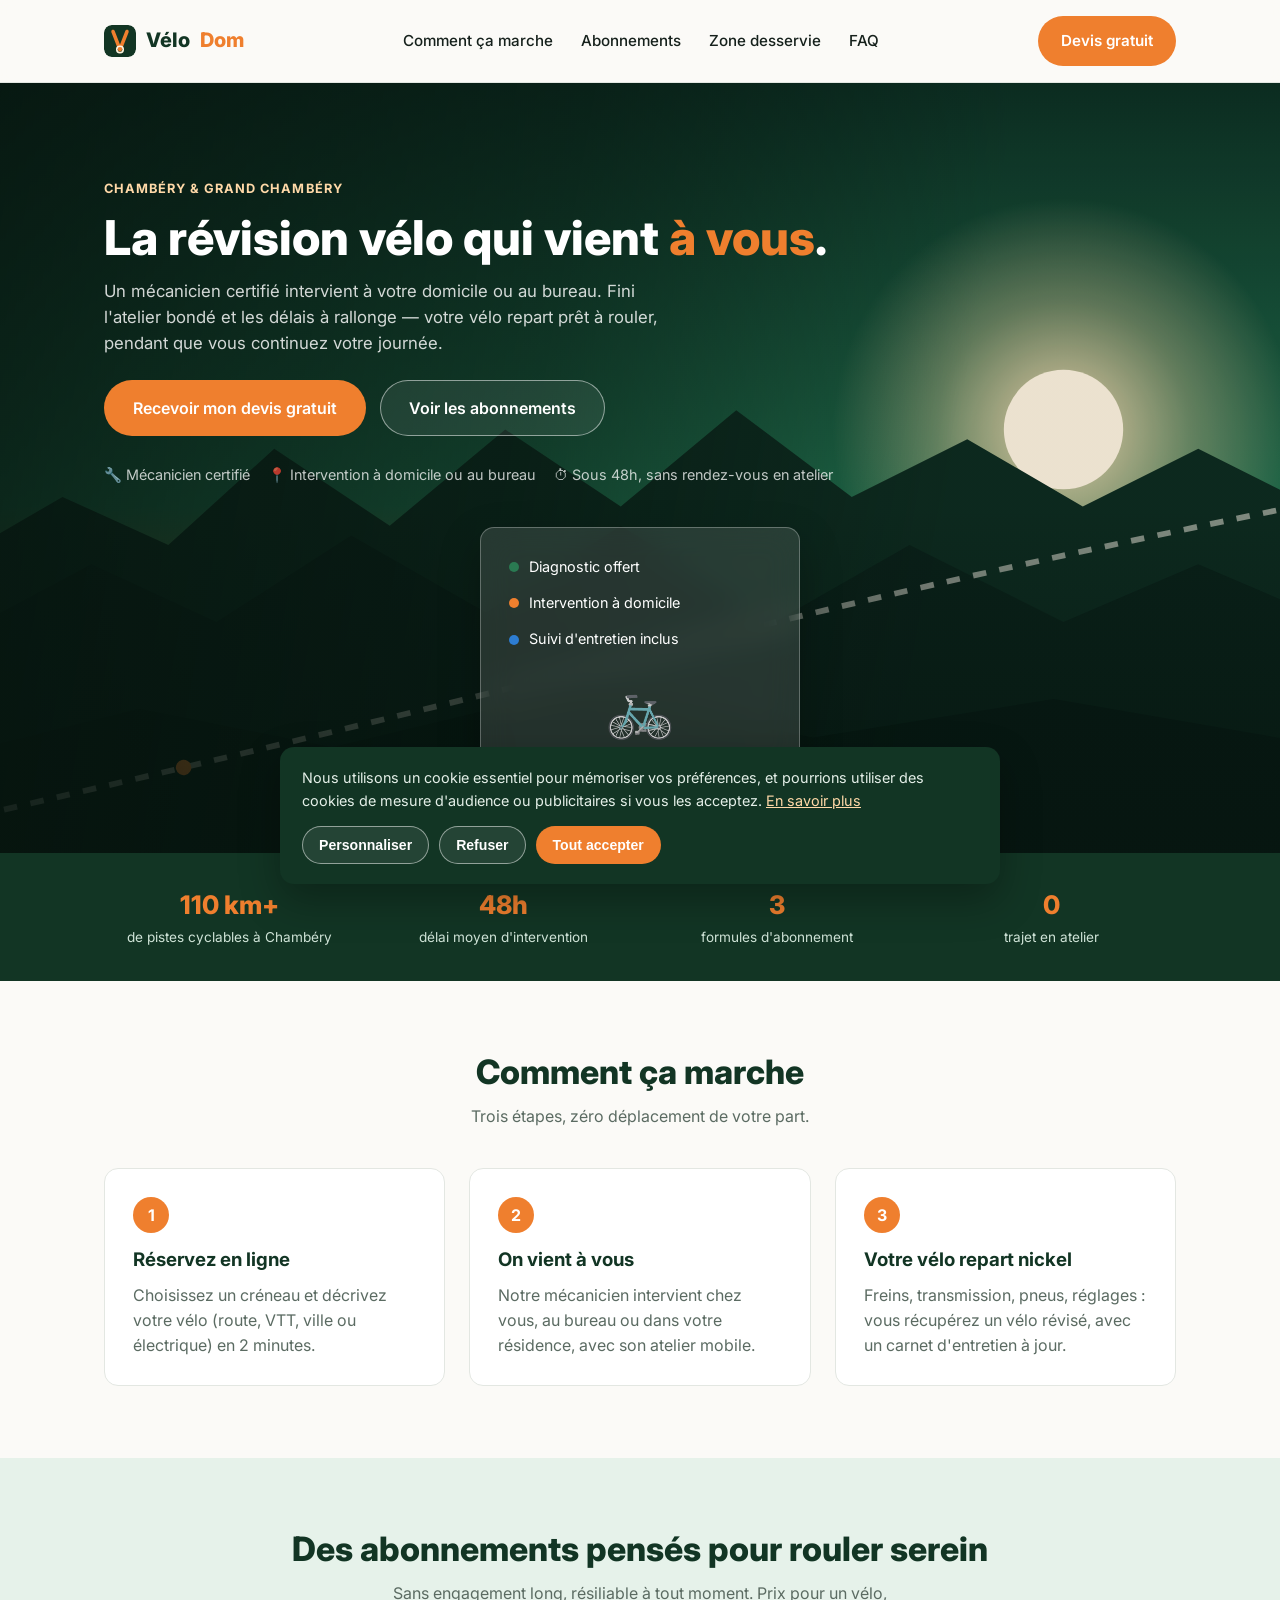
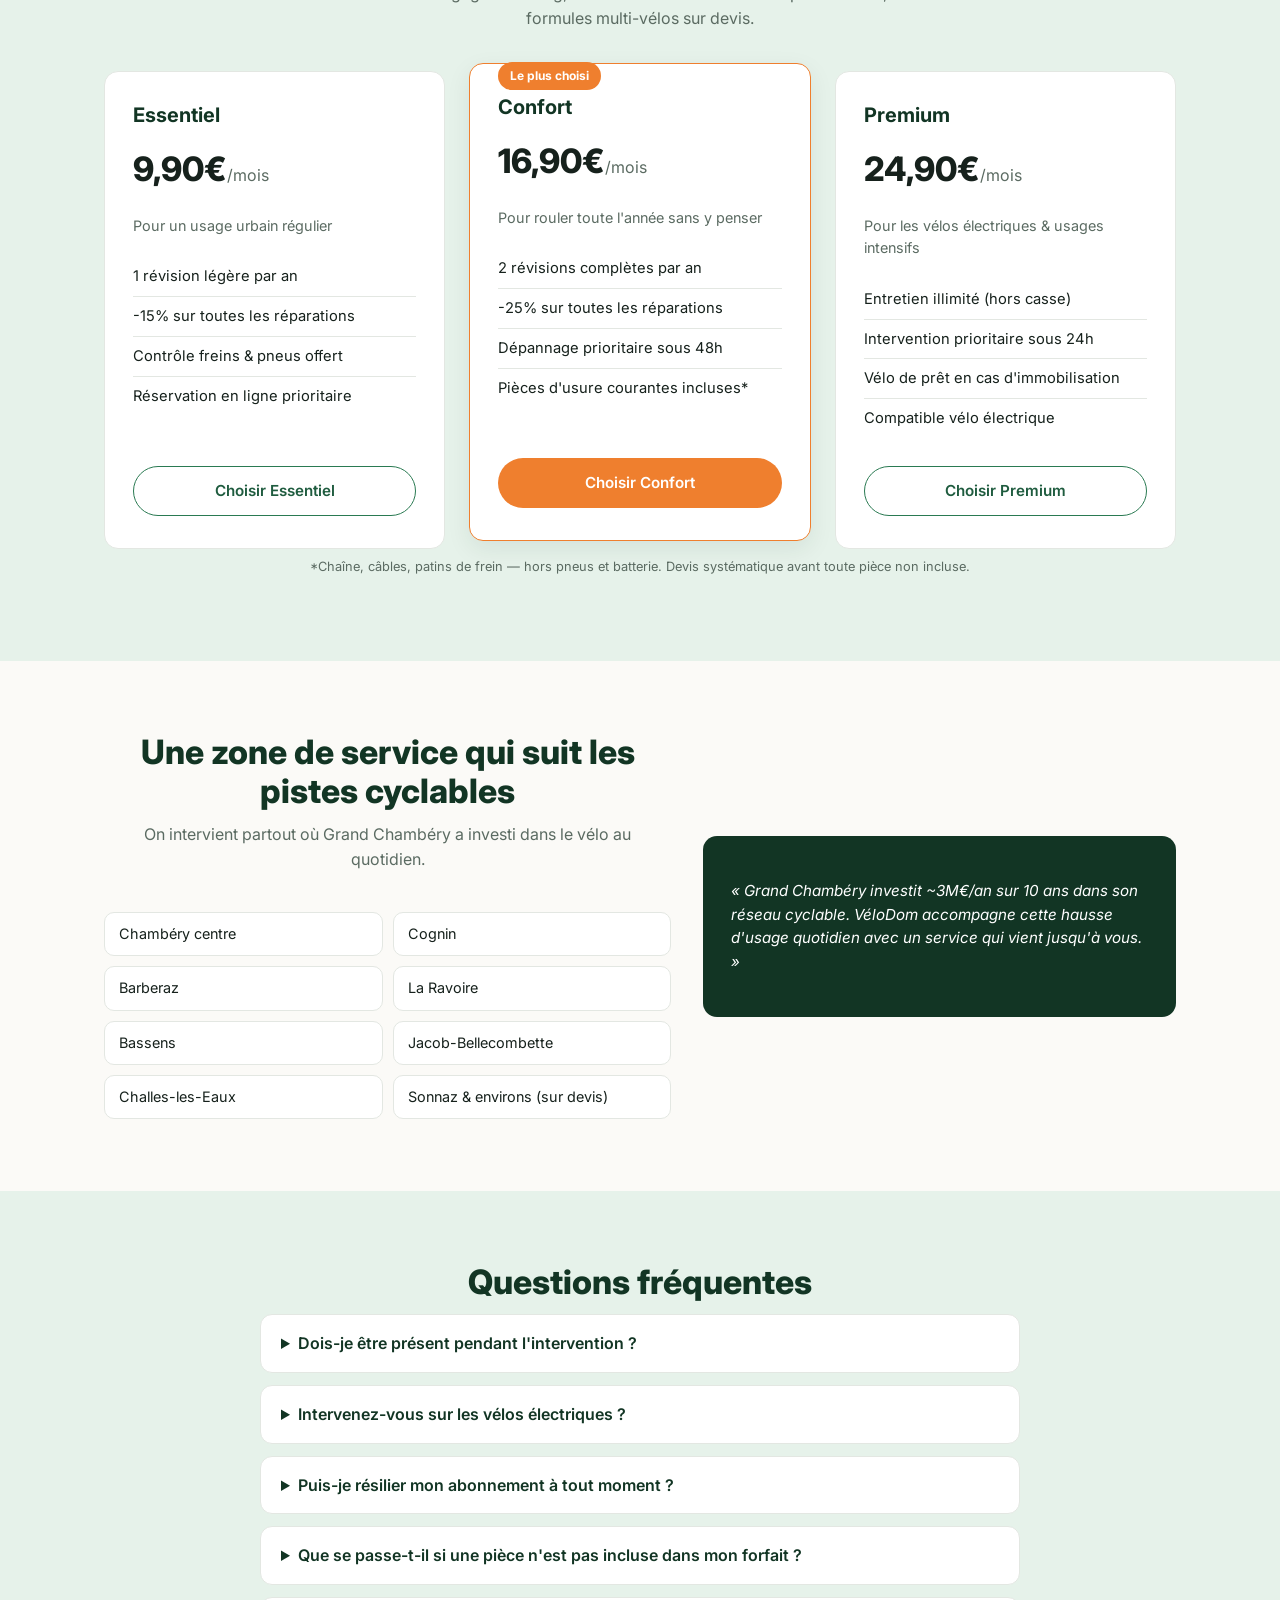
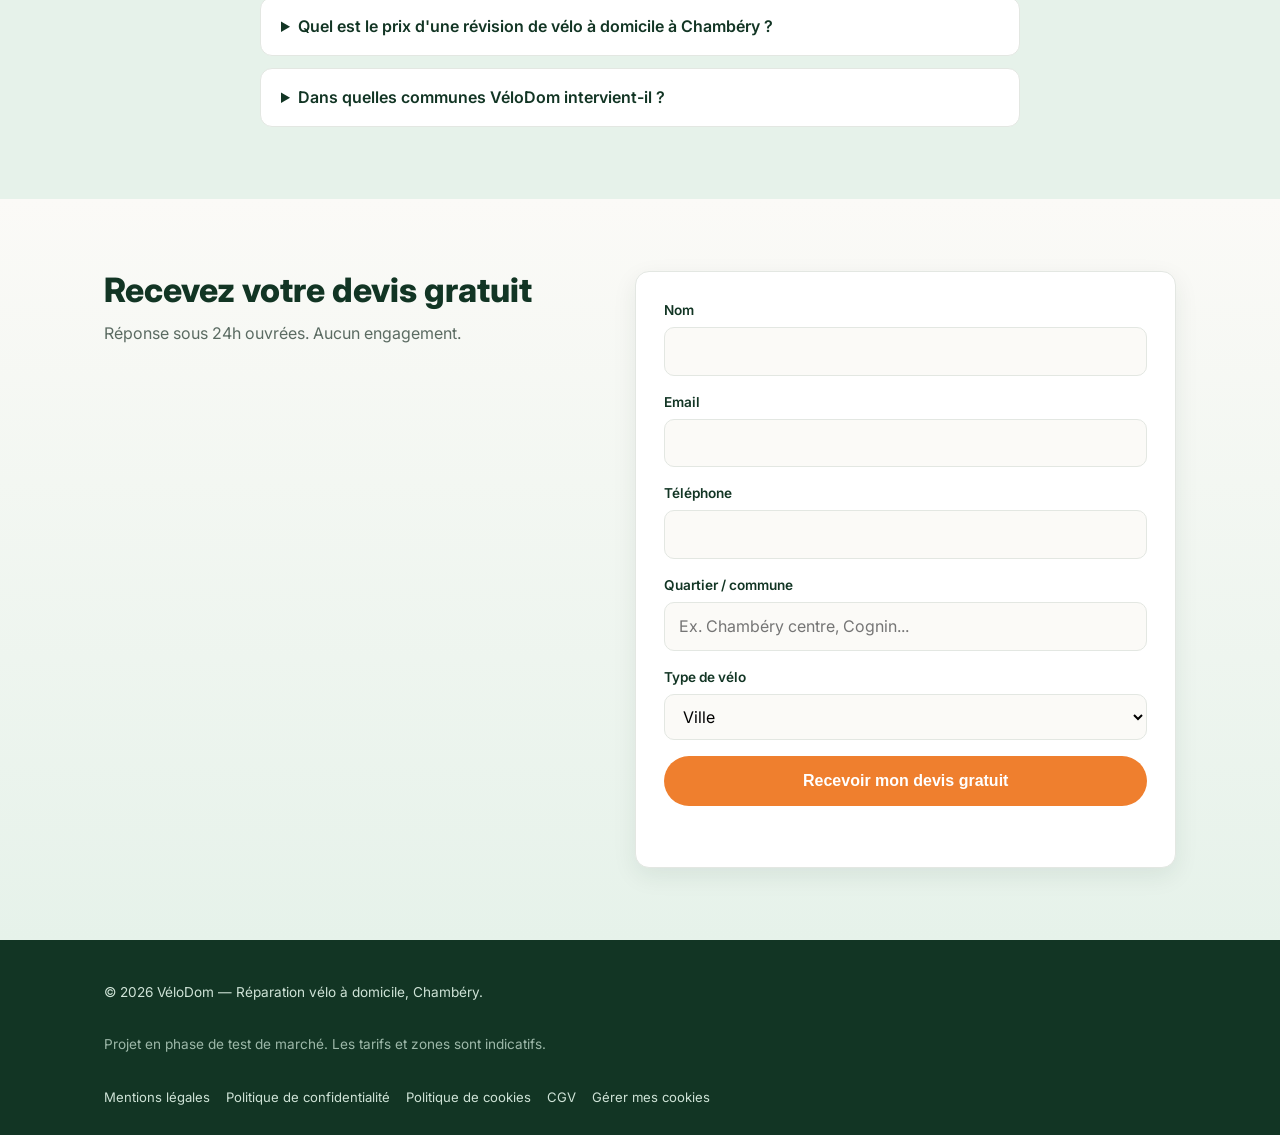
<file: index.html>
<!DOCTYPE html>
<html lang="fr">
<head>
<meta charset="UTF-8">
<meta name="viewport" content="width=device-width, initial-scale=1.0">
<title>VéloDom — Réparation vélo à domicile à Chambéry, en abonnement</title>
<meta name="description" content="VéloDom répare et entretient votre vélo à domicile ou au bureau à Chambéry, sur abonnement dès 9,90€/mois. Sans atelier, sans file d'attente.">
<!-- Update this canonical origin once the site is live on its real domain -->
<link rel="canonical" href="https://velodom-chambery.fr/">
<link rel="icon" href="/assets/icon.svg" type="image/svg+xml">
<link rel="icon" href="/favicon.ico" sizes="any">
<link rel="apple-touch-icon" href="/apple-touch-icon.png">
<link rel="manifest" href="/site.webmanifest">
<meta name="theme-color" content="#123524">
<meta name="robots" content="index, follow">

<!-- Open Graph / réseaux sociaux -->
<meta property="og:type" content="website">
<meta property="og:site_name" content="VéloDom">
<meta property="og:locale" content="fr_FR">
<meta property="og:url" content="https://velodom-chambery.fr/">
<meta property="og:title" content="VéloDom — Réparation vélo à domicile à Chambéry">
<meta property="og:description" content="Réparation et entretien de vélo à domicile ou au bureau, sur abonnement, à Chambéry et dans le Grand Chambéry. Dès 9,90€/mois.">
<meta property="og:image" content="https://velodom-chambery.fr/assets/og-image.png">
<meta property="og:image:width" content="1200">
<meta property="og:image:height" content="630">
<meta name="twitter:card" content="summary_large_image">
<meta name="twitter:title" content="VéloDom — Réparation vélo à domicile à Chambéry">
<meta name="twitter:description" content="Réparation et entretien de vélo à domicile ou au bureau, sur abonnement, à Chambéry et dans le Grand Chambéry. Dès 9,90€/mois.">
<meta name="twitter:image" content="https://velodom-chambery.fr/assets/og-image.png">

<link rel="preconnect" href="https://fonts.googleapis.com">
<link rel="preconnect" href="https://fonts.gstatic.com" crossorigin>
<link href="https://fonts.googleapis.com/css2?family=Inter:wght@400;500;600;700;800&display=swap" rel="stylesheet">
<link rel="stylesheet" href="css/style.css">

<!-- Données structurées : identité de l'entreprise. L'adresse ci-dessous est la zone de service
     (Chambéry), pas l'adresse administrative du SIRET (voir mentions légales) — normal pour un
     service mobile à domicile. -->
<script type="application/ld+json">
{
  "@context": "https://schema.org",
  "@type": "LocalBusiness",
  "name": "VéloDom",
  "description": "Réparation et entretien de vélos à domicile ou au bureau, sur abonnement, à Chambéry et dans le Grand Chambéry.",
  "url": "https://velodom-chambery.fr/",
  "image": "https://velodom-chambery.fr/assets/og-image.png",
  "areaServed": [
    "Chambéry", "Cognin", "Barberaz", "La Ravoire", "Bassens",
    "Jacob-Bellecombette", "Challes-les-Eaux", "Grand Chambéry"
  ],
  "address": {
    "@type": "PostalAddress",
    "addressLocality": "Chambéry",
    "addressRegion": "Savoie",
    "addressCountry": "FR"
  },
  "telephone": "+33607886989",
  "priceRange": "9,90€ - 24,90€"
}
</script>

<!-- Données structurées : FAQ (reprend mot pour mot les questions/réponses affichées plus bas) -->
<script type="application/ld+json">
{
  "@context": "https://schema.org",
  "@type": "FAQPage",
  "mainEntity": [
    {
      "@type": "Question",
      "name": "Dois-je être présent pendant l'intervention ?",
      "acceptedAnswer": {
        "@type": "Answer",
        "text": "Non, si votre vélo est accessible (garage, local à vélo, hall d'immeuble). Un créneau de dépôt de clé ou de badge peut être organisé."
      }
    },
    {
      "@type": "Question",
      "name": "Intervenez-vous sur les vélos électriques ?",
      "acceptedAnswer": {
        "@type": "Answer",
        "text": "Oui, dès la formule Confort pour le diagnostic et les réglages ; la formule Premium couvre l'entretien complet des vélos électriques."
      }
    },
    {
      "@type": "Question",
      "name": "Puis-je résilier mon abonnement à tout moment ?",
      "acceptedAnswer": {
        "@type": "Answer",
        "text": "Oui, sans engagement de durée minimale ni frais de résiliation. Le mois en cours reste dû."
      }
    },
    {
      "@type": "Question",
      "name": "Que se passe-t-il si une pièce n'est pas incluse dans mon forfait ?",
      "acceptedAnswer": {
        "@type": "Answer",
        "text": "Vous recevez un devis avant toute intervention supplémentaire — jamais de facture surprise."
      }
    },
    {
      "@type": "Question",
      "name": "Quel est le prix d'une révision de vélo à domicile à Chambéry ?",
      "acceptedAnswer": {
        "@type": "Answer",
        "text": "VéloDom propose 3 formules d'abonnement : Essentiel à 9,90€/mois (1 révision légère par an), Confort à 16,90€/mois (2 révisions complètes par an, formule la plus choisie), et Premium à 24,90€/mois (entretien illimité, compatible vélo électrique). Sans engagement de durée minimale."
      }
    },
    {
      "@type": "Question",
      "name": "Dans quelles communes VéloDom intervient-il ?",
      "acceptedAnswer": {
        "@type": "Answer",
        "text": "VéloDom intervient à Chambéry centre, Cognin, Barberaz, La Ravoire, Bassens, Jacob-Bellecombette, Challes-les-Eaux, et sur devis à Sonnaz et ses environs."
      }
    }
  ]
}
</script>
</head>
<body>

<header class="site-header">
  <div class="container header-inner">
    <a href="/" class="logo"><img src="/assets/icon.svg" class="logo-mark" width="32" height="32" alt="">Vélo<span>Dom</span></a>
    <nav class="nav" id="nav">
      <a href="#comment-ca-marche">Comment ça marche</a>
      <a href="#abonnements">Abonnements</a>
      <a href="#zone">Zone desservie</a>
      <a href="#faq">FAQ</a>
    </nav>
    <a href="#devis" class="btn btn-primary btn-header">Devis gratuit</a>
    <button class="nav-toggle" id="navToggle" aria-label="Ouvrir le menu" aria-expanded="false">
      <span></span><span></span><span></span>
    </button>
  </div>
</header>

<main>
  <section class="hero">
    <!-- Optional real video background: drop a licensed file at assets/video/hero.mp4
         (+ assets/video/hero.webm) and uncomment. Falls back to the animated
         SVG scene below when no video is present. -->
    <!--
    <video class="hero-video" autoplay muted loop playsinline poster="assets/video/hero-poster.jpg">
      <source src="assets/video/hero.webm" type="video/webm">
      <source src="assets/video/hero.mp4" type="video/mp4">
    </video>
    -->
    <div class="hero-bg" aria-hidden="true">
      <svg class="hero-scene" viewBox="0 0 1440 800" preserveAspectRatio="xMidYMax slice" xmlns="http://www.w3.org/2000/svg">
        <defs>
          <linearGradient id="sky" x1="0" y1="0" x2="0" y2="1">
            <stop offset="0%" stop-color="#0c2e22"/>
            <stop offset="55%" stop-color="#1f6b4a"/>
            <stop offset="100%" stop-color="#ef7f2e"/>
          </linearGradient>
          <radialGradient id="sunGlow" cx="50%" cy="50%" r="50%">
            <stop offset="0%" stop-color="#ffe3bb" stop-opacity="0.95"/>
            <stop offset="55%" stop-color="#ffd9a8" stop-opacity="0.35"/>
            <stop offset="100%" stop-color="#ffd9a8" stop-opacity="0"/>
          </radialGradient>
        </defs>
        <rect width="1440" height="800" fill="url(#sky)"/>
        <circle class="hero-sun-glow" cx="1160" cy="360" r="240" fill="url(#sunGlow)"/>
        <circle class="hero-sun" cx="1160" cy="360" r="62" fill="#fff3df"/>
        <path class="mtn mtn-back" d="M0,500 L120,430 L230,480 L340,380 L460,460 L580,360 L700,440 L820,340 L940,430 L1060,370 L1180,440 L1300,380 L1440,450 L1440,800 L0,800 Z" fill="#0d2a1f"/>
        <path class="mtn mtn-mid" d="M0,580 L150,500 L280,560 L420,470 L560,550 L700,460 L860,560 L1000,480 L1160,560 L1300,500 L1440,560 L1440,800 L0,800 Z" fill="#0a2019"/>
        <path class="mtn mtn-front" d="M0,700 L200,650 L400,690 L650,630 L900,680 L1150,640 L1440,690 L1440,800 L0,800 Z" fill="#071913"/>
        <path id="heroRoad" class="hero-road" d="M -50 780 C 300 700, 500 650, 700 600 S 1100 500, 1500 420" stroke="#f3ede2" stroke-width="6" stroke-dasharray="14 14" fill="none" opacity="0.55"/>
        <circle class="hero-cyclist" r="8" fill="#ef7f2e">
          <animateMotion dur="9s" repeatCount="indefinite" rotate="auto">
            <mpath href="#heroRoad"></mpath>
          </animateMotion>
        </circle>
      </svg>
    </div>
    <div class="hero-overlay" aria-hidden="true"></div>
    <div class="container hero-inner">
      <div class="hero-text">
        <p class="eyebrow">Chambéry &amp; Grand Chambéry</p>
        <h1>La révision vélo qui vient <span class="accent">à vous</span>.</h1>
        <p class="hero-sub">Un mécanicien certifié intervient à votre domicile ou au bureau. Fini l'atelier bondé et les délais à rallonge — votre vélo repart prêt à rouler, pendant que vous continuez votre journée.</p>
        <div class="hero-cta">
          <a href="#devis" class="btn btn-primary btn-lg">Recevoir mon devis gratuit</a>
          <a href="#abonnements" class="btn btn-ghost btn-lg">Voir les abonnements</a>
        </div>
        <ul class="hero-trust">
          <li>🔧 Mécanicien certifié</li>
          <li>📍 Intervention à domicile ou au bureau</li>
          <li>⏱ Sous 48h, sans rendez-vous en atelier</li>
        </ul>
      </div>
      <div class="hero-visual" aria-hidden="true">
        <div class="bike-card">
          <div class="bike-card-row">
            <span class="dot dot-green"></span>
            <span>Diagnostic offert</span>
          </div>
          <div class="bike-card-row">
            <span class="dot dot-orange"></span>
            <span>Intervention à domicile</span>
          </div>
          <div class="bike-card-row">
            <span class="dot dot-blue"></span>
            <span>Suivi d'entretien inclus</span>
          </div>
          <div class="bike-emoji">🚲</div>
        </div>
      </div>
    </div>
  </section>

  <section class="stats">
    <div class="container stats-inner">
      <div class="stat"><strong>110&nbsp;km+</strong><span>de pistes cyclables à Chambéry</span></div>
      <div class="stat"><strong>48h</strong><span>délai moyen d'intervention</span></div>
      <div class="stat"><strong>3</strong><span>formules d'abonnement</span></div>
      <div class="stat"><strong>0</strong><span>trajet en atelier</span></div>
    </div>
  </section>

  <section id="comment-ca-marche" class="section">
    <div class="container">
      <h2 class="section-title">Comment ça marche</h2>
      <p class="section-sub">Trois étapes, zéro déplacement de votre part.</p>
      <div class="steps">
        <div class="step">
          <div class="step-number">1</div>
          <h3>Réservez en ligne</h3>
          <p>Choisissez un créneau et décrivez votre vélo (route, VTT, ville ou électrique) en 2 minutes.</p>
        </div>
        <div class="step">
          <div class="step-number">2</div>
          <h3>On vient à vous</h3>
          <p>Notre mécanicien intervient chez vous, au bureau ou dans votre résidence, avec son atelier mobile.</p>
        </div>
        <div class="step">
          <div class="step-number">3</div>
          <h3>Votre vélo repart nickel</h3>
          <p>Freins, transmission, pneus, réglages : vous récupérez un vélo révisé, avec un carnet d'entretien à jour.</p>
        </div>
      </div>
    </div>
  </section>

  <section id="abonnements" class="section section-alt">
    <div class="container">
      <h2 class="section-title">Des abonnements pensés pour rouler serein</h2>
      <p class="section-sub">Sans engagement long, résiliable à tout moment. Prix pour un vélo, formules multi-vélos sur devis.</p>
      <div class="pricing-grid">

        <div class="price-card">
          <h3>Essentiel</h3>
          <p class="price"><span>9,90€</span>/mois</p>
          <p class="price-desc">Pour un usage urbain régulier</p>
          <ul class="price-features">
            <li>1 révision légère par an</li>
            <li>-15% sur toutes les réparations</li>
            <li>Contrôle freins &amp; pneus offert</li>
            <li>Réservation en ligne prioritaire</li>
          </ul>
          <a href="#devis" class="btn btn-outline">Choisir Essentiel</a>
        </div>

        <div class="price-card price-card-featured">
          <p class="price-badge">Le plus choisi</p>
          <h3>Confort</h3>
          <p class="price"><span>16,90€</span>/mois</p>
          <p class="price-desc">Pour rouler toute l'année sans y penser</p>
          <ul class="price-features">
            <li>2 révisions complètes par an</li>
            <li>-25% sur toutes les réparations</li>
            <li>Dépannage prioritaire sous 48h</li>
            <li>Pièces d'usure courantes incluses*</li>
          </ul>
          <a href="#devis" class="btn btn-primary">Choisir Confort</a>
        </div>

        <div class="price-card">
          <h3>Premium</h3>
          <p class="price"><span>24,90€</span>/mois</p>
          <p class="price-desc">Pour les vélos électriques &amp; usages intensifs</p>
          <ul class="price-features">
            <li>Entretien illimité (hors casse)</li>
            <li>Intervention prioritaire sous 24h</li>
            <li>Vélo de prêt en cas d'immobilisation</li>
            <li>Compatible vélo électrique</li>
          </ul>
          <a href="#devis" class="btn btn-outline">Choisir Premium</a>
        </div>

      </div>
      <p class="price-note">*Chaîne, câbles, patins de frein — hors pneus et batterie. Devis systématique avant toute pièce non incluse.</p>
    </div>
  </section>

  <section id="zone" class="section">
    <div class="container zone-inner">
      <div>
        <h2 class="section-title">Une zone de service qui suit les pistes cyclables</h2>
        <p class="section-sub">On intervient partout où Grand Chambéry a investi dans le vélo au quotidien.</p>
        <ul class="zone-list">
          <li>Chambéry centre</li>
          <li>Cognin</li>
          <li>Barberaz</li>
          <li>La Ravoire</li>
          <li>Bassens</li>
          <li>Jacob-Bellecombette</li>
          <li>Challes-les-Eaux</li>
          <li>Sonnaz &amp; environs (sur devis)</li>
        </ul>
      </div>
      <div class="zone-callout">
        <p>« Grand Chambéry investit ~3M€/an sur 10 ans dans son réseau cyclable. VéloDom accompagne cette hausse d'usage quotidien avec un service qui vient jusqu'à vous. »</p>
      </div>
    </div>
  </section>

  <section id="faq" class="section section-alt">
    <div class="container">
      <h2 class="section-title">Questions fréquentes</h2>
      <div class="faq-list">
        <details class="faq-item">
          <summary>Dois-je être présent pendant l'intervention ?</summary>
          <p>Non, si votre vélo est accessible (garage, local à vélo, hall d'immeuble). Un créneau de dépôt de clé ou de badge peut être organisé.</p>
        </details>
        <details class="faq-item">
          <summary>Intervenez-vous sur les vélos électriques ?</summary>
          <p>Oui, dès la formule Confort pour le diagnostic et les réglages ; la formule Premium couvre l'entretien complet des vélos électriques.</p>
        </details>
        <details class="faq-item">
          <summary>Puis-je résilier mon abonnement à tout moment ?</summary>
          <p>Oui, sans engagement de durée minimale ni frais de résiliation. Le mois en cours reste dû.</p>
        </details>
        <details class="faq-item">
          <summary>Que se passe-t-il si une pièce n'est pas incluse dans mon forfait ?</summary>
          <p>Vous recevez un devis avant toute intervention supplémentaire — jamais de facture surprise.</p>
        </details>
        <details class="faq-item">
          <summary>Quel est le prix d'une révision de vélo à domicile à Chambéry ?</summary>
          <p>VéloDom propose 3 formules d'abonnement : Essentiel à 9,90€/mois (1 révision légère par an), Confort à 16,90€/mois (2 révisions complètes par an, formule la plus choisie), et Premium à 24,90€/mois (entretien illimité, compatible vélo électrique). Sans engagement de durée minimale.</p>
        </details>
        <details class="faq-item">
          <summary>Dans quelles communes VéloDom intervient-il ?</summary>
          <p>VéloDom intervient à Chambéry centre, Cognin, Barberaz, La Ravoire, Bassens, Jacob-Bellecombette, Challes-les-Eaux, et sur devis à Sonnaz et ses environs.</p>
        </details>
      </div>
    </div>
  </section>

  <section id="devis" class="section devis-section">
    <div class="container devis-inner">
      <div class="devis-text">
        <h2 class="section-title">Recevez votre devis gratuit</h2>
        <p class="section-sub">Réponse sous 24h ouvrées. Aucun engagement.</p>
      </div>
      <form class="devis-form" id="devisForm" action="https://formsubmit.co/johan.simonneau.pro@gmail.com" method="POST">
        <input type="hidden" name="_subject" value="Nouvelle demande de devis VéloDom">
        <input type="hidden" name="_template" value="table">
        <input type="hidden" name="_captcha" value="false">
        <div class="visually-hidden" aria-hidden="true">
          <label for="website">Ne pas remplir ce champ</label>
          <input type="text" id="website" name="_honey" tabindex="-1" autocomplete="off">
        </div>
        <div class="form-row">
          <label for="nom">Nom</label>
          <input type="text" id="nom" name="nom" required autocomplete="name">
        </div>
        <div class="form-row">
          <label for="email">Email</label>
          <input type="email" id="email" name="email" required autocomplete="email">
        </div>
        <div class="form-row">
          <label for="telephone">Téléphone</label>
          <input type="tel" id="telephone" name="telephone" required autocomplete="tel">
        </div>
        <div class="form-row">
          <label for="quartier">Quartier / commune</label>
          <input type="text" id="quartier" name="quartier" placeholder="Ex. Chambéry centre, Cognin...">
        </div>
        <div class="form-row">
          <label for="typeVelo">Type de vélo</label>
          <select id="typeVelo" name="typeVelo">
            <option value="ville">Ville</option>
            <option value="route">Route</option>
            <option value="vtt">VTT</option>
            <option value="electrique">Électrique</option>
          </select>
        </div>
        <button type="submit" class="btn btn-primary btn-lg btn-block">Recevoir mon devis gratuit</button>
        <p class="form-status" id="formStatus" role="status" aria-live="polite"></p>
      </form>
    </div>
  </section>
</main>

<footer class="site-footer">
  <div class="container footer-inner">
    <p>&copy; <span id="year"></span> VéloDom — Réparation vélo à domicile, Chambéry.</p>
    <p class="footer-note">Projet en phase de test de marché. Les tarifs et zones sont indicatifs.</p>
    <ul class="footer-legal">
      <li><a href="/mentions-legales.html">Mentions légales</a></li>
      <li><a href="/politique-de-confidentialite.html">Politique de confidentialité</a></li>
      <li><a href="/politique-de-cookies.html">Politique de cookies</a></li>
      <li><a href="/cgv.html">CGV</a></li>
      <li><button type="button" id="openCookiePrefs">Gérer mes cookies</button></li>
    </ul>
  </div>
</footer>

<script src="js/cookie-consent.js"></script>
<script src="js/main.js"></script>
</body>
</html>
</file>
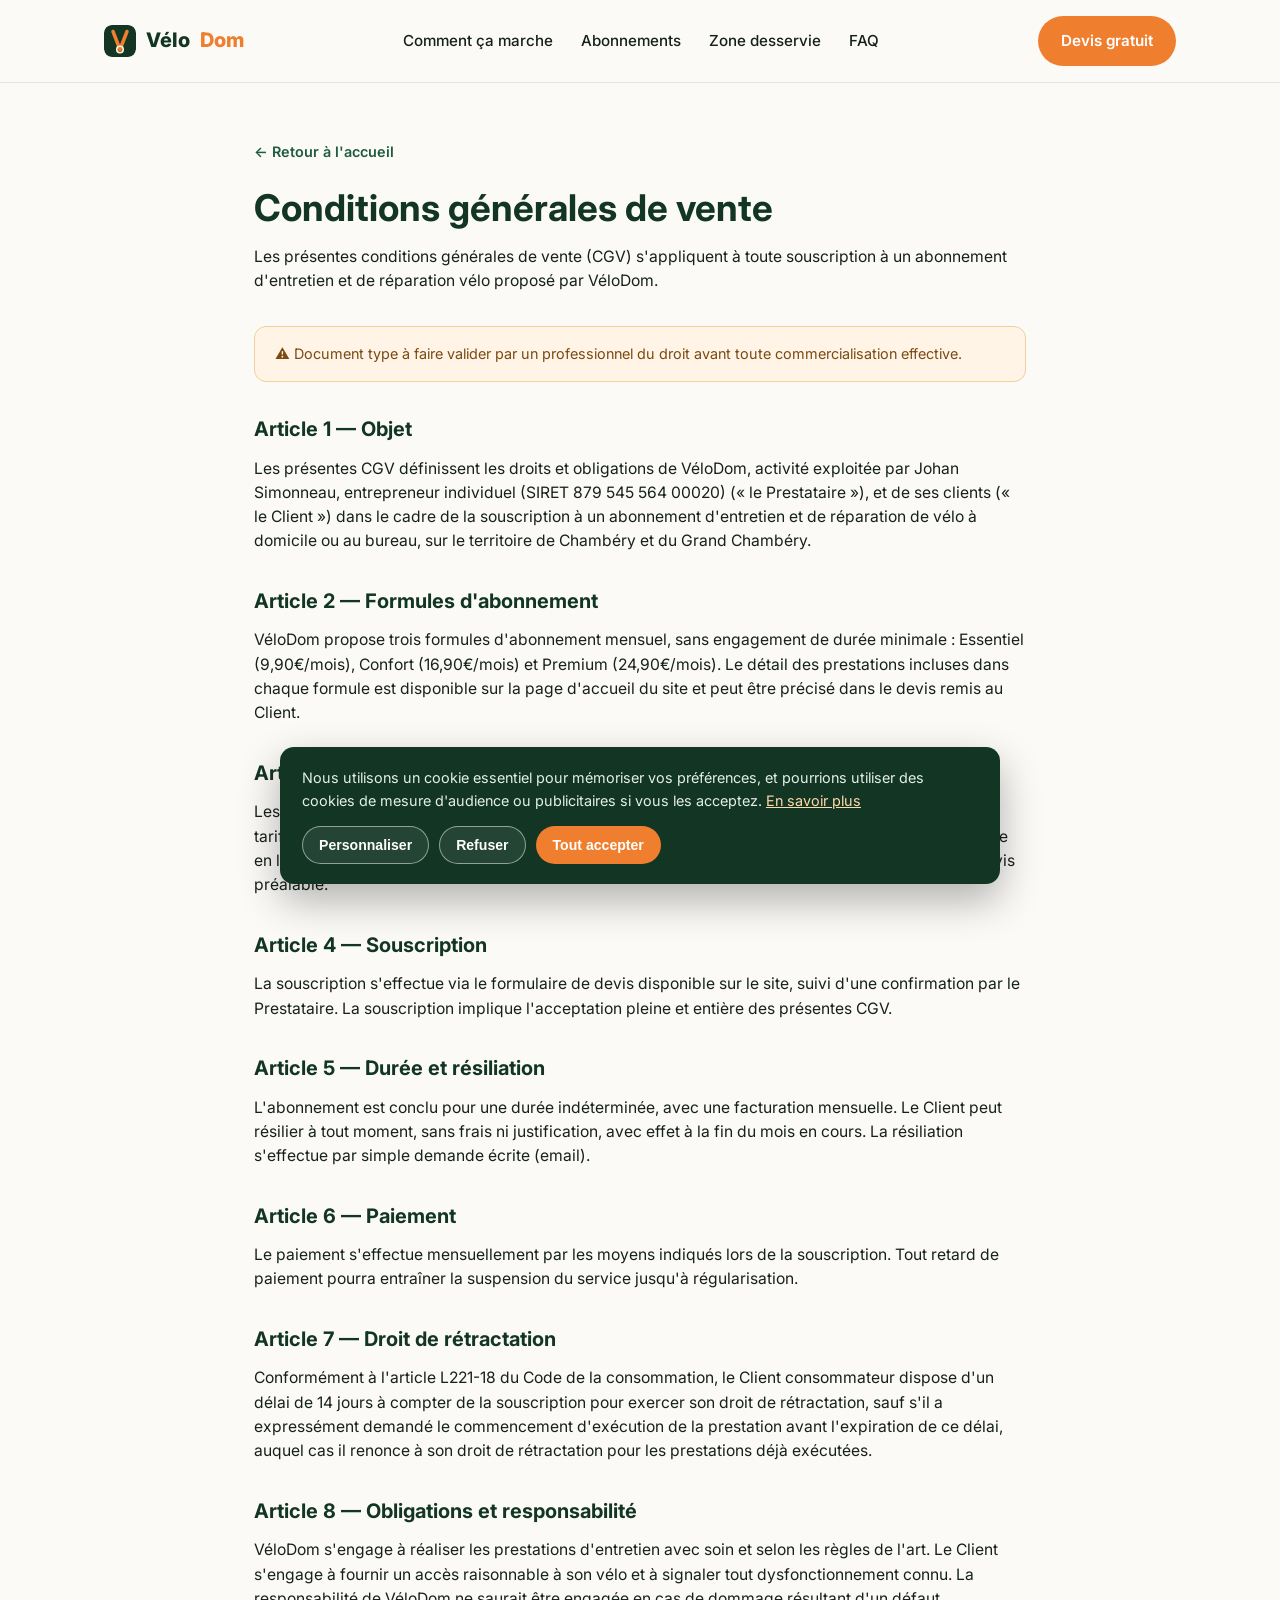
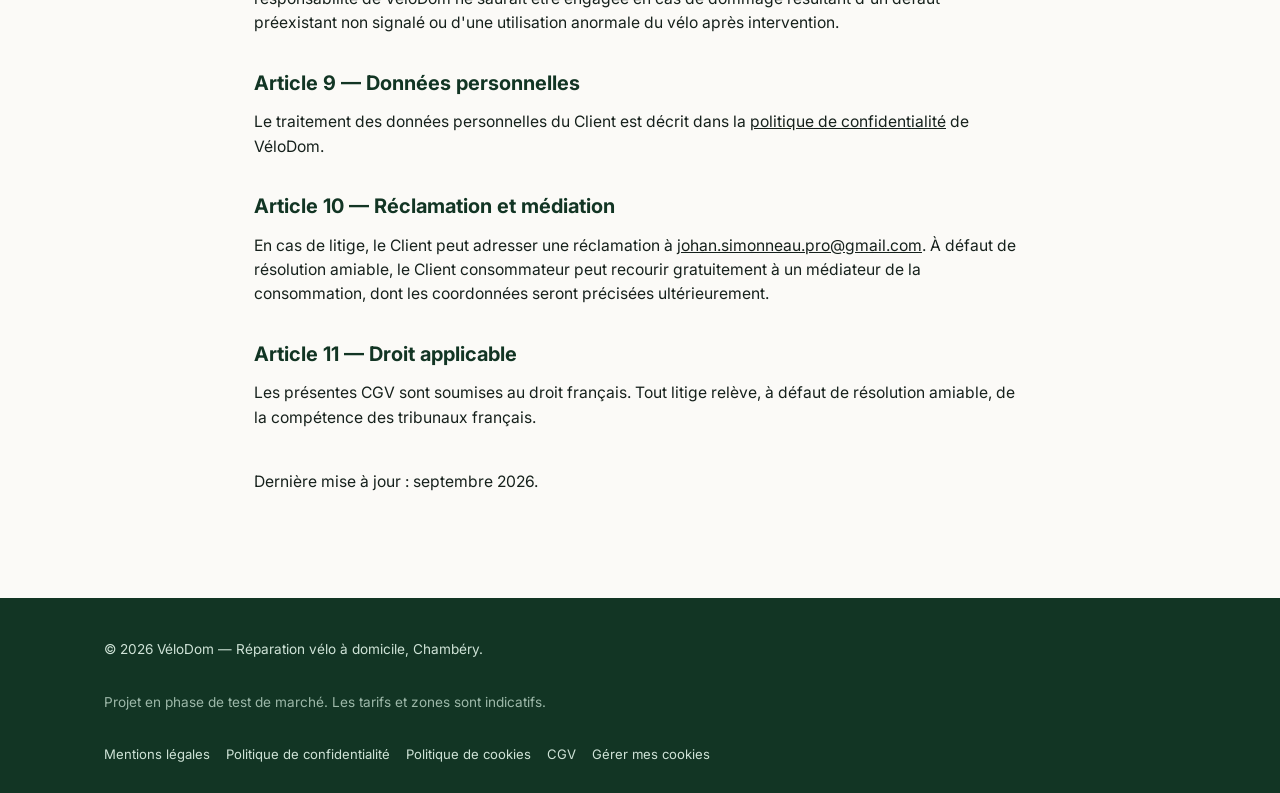
<file: cgv.html>
<!DOCTYPE html>
<html lang="fr">
<head>
<meta charset="UTF-8">
<meta name="viewport" content="width=device-width, initial-scale=1.0">
<title>Conditions générales de vente — VéloDom</title>
<meta name="description" content="Conditions générales de vente des abonnements d'entretien vélo à domicile VéloDom.">
<meta name="robots" content="noindex, follow">
<link rel="canonical" href="https://velodom-chambery.fr/cgv.html">
<link rel="icon" href="/assets/icon.svg" type="image/svg+xml">
<link rel="icon" href="/favicon.ico" sizes="any">
<link rel="apple-touch-icon" href="/apple-touch-icon.png">
<link rel="manifest" href="/site.webmanifest">
<meta name="theme-color" content="#123524">
<link rel="preconnect" href="https://fonts.googleapis.com">
<link rel="preconnect" href="https://fonts.gstatic.com" crossorigin>
<link href="https://fonts.googleapis.com/css2?family=Inter:wght@400;500;600;700;800&display=swap" rel="stylesheet">
<link rel="stylesheet" href="css/style.css">
</head>
<body>

<header class="site-header">
  <div class="container header-inner">
    <a href="/" class="logo"><img src="/assets/icon.svg" class="logo-mark" width="32" height="32" alt="">Vélo<span>Dom</span></a>
    <nav class="nav" id="nav">
      <a href="/#comment-ca-marche">Comment ça marche</a>
      <a href="/#abonnements">Abonnements</a>
      <a href="/#zone">Zone desservie</a>
      <a href="/#faq">FAQ</a>
    </nav>
    <a href="/#devis" class="btn btn-primary btn-header">Devis gratuit</a>
    <button class="nav-toggle" id="navToggle" aria-label="Ouvrir le menu" aria-expanded="false">
      <span></span><span></span><span></span>
    </button>
  </div>
</header>

<main class="legal-main">
  <div class="container">
    <a href="/" class="back-home">&larr; Retour à l'accueil</a>
    <h1>Conditions générales de vente</h1>
    <p class="legal-intro">Les présentes conditions générales de vente (CGV) s'appliquent à toute souscription à un abonnement d'entretien et de réparation vélo proposé par VéloDom.</p>

    <div class="legal-notice">
      ⚠️ Document type à faire valider par un professionnel du droit avant toute commercialisation effective.
    </div>

    <h2>Article 1 — Objet</h2>
    <p>Les présentes CGV définissent les droits et obligations de VéloDom, activité exploitée par Johan Simonneau, entrepreneur individuel (SIRET 879 545 564 00020) (« le Prestataire »), et de ses clients (« le Client ») dans le cadre de la souscription à un abonnement d'entretien et de réparation de vélo à domicile ou au bureau, sur le territoire de Chambéry et du Grand Chambéry.</p>

    <h2>Article 2 — Formules d'abonnement</h2>
    <p>VéloDom propose trois formules d'abonnement mensuel, sans engagement de durée minimale : Essentiel (9,90€/mois), Confort (16,90€/mois) et Premium (24,90€/mois). Le détail des prestations incluses dans chaque formule est disponible sur la page d'accueil du site et peut être précisé dans le devis remis au Client.</p>

    <h2>Article 3 — Prix</h2>
    <p>Les prix sont indiqués en euros, toutes taxes comprises. VéloDom se réserve le droit de modifier ses tarifs à tout moment ; les nouveaux tarifs ne s'appliquent qu'aux souscriptions postérieures à leur mise en ligne, sauf pour les prestations non incluses dans l'abonnement, systématiquement soumises à devis préalable.</p>

    <h2>Article 4 — Souscription</h2>
    <p>La souscription s'effectue via le formulaire de devis disponible sur le site, suivi d'une confirmation par le Prestataire. La souscription implique l'acceptation pleine et entière des présentes CGV.</p>

    <h2>Article 5 — Durée et résiliation</h2>
    <p>L'abonnement est conclu pour une durée indéterminée, avec une facturation mensuelle. Le Client peut résilier à tout moment, sans frais ni justification, avec effet à la fin du mois en cours. La résiliation s'effectue par simple demande écrite (email).</p>

    <h2>Article 6 — Paiement</h2>
    <p>Le paiement s'effectue mensuellement par les moyens indiqués lors de la souscription. Tout retard de paiement pourra entraîner la suspension du service jusqu'à régularisation.</p>

    <h2>Article 7 — Droit de rétractation</h2>
    <p>Conformément à l'article L221-18 du Code de la consommation, le Client consommateur dispose d'un délai de 14 jours à compter de la souscription pour exercer son droit de rétractation, sauf s'il a expressément demandé le commencement d'exécution de la prestation avant l'expiration de ce délai, auquel cas il renonce à son droit de rétractation pour les prestations déjà exécutées.</p>

    <h2>Article 8 — Obligations et responsabilité</h2>
    <p>VéloDom s'engage à réaliser les prestations d'entretien avec soin et selon les règles de l'art. Le Client s'engage à fournir un accès raisonnable à son vélo et à signaler tout dysfonctionnement connu. La responsabilité de VéloDom ne saurait être engagée en cas de dommage résultant d'un défaut préexistant non signalé ou d'une utilisation anormale du vélo après intervention.</p>

    <h2>Article 9 — Données personnelles</h2>
    <p>Le traitement des données personnelles du Client est décrit dans la <a href="/politique-de-confidentialite.html">politique de confidentialité</a> de VéloDom.</p>

    <h2>Article 10 — Réclamation et médiation</h2>
    <p>En cas de litige, le Client peut adresser une réclamation à <a href="mailto:johan.simonneau.pro@gmail.com">johan.simonneau.pro@gmail.com</a>. À défaut de résolution amiable, le Client consommateur peut recourir gratuitement à un médiateur de la consommation, dont les coordonnées seront précisées ultérieurement.</p>

    <h2>Article 11 — Droit applicable</h2>
    <p>Les présentes CGV sont soumises au droit français. Tout litige relève, à défaut de résolution amiable, de la compétence des tribunaux français.</p>

    <p class="legal-updated">Dernière mise à jour : septembre 2026.</p>
  </div>
</main>

<footer class="site-footer">
  <div class="container footer-inner">
    <p>&copy; <span id="year"></span> VéloDom — Réparation vélo à domicile, Chambéry.</p>
    <p class="footer-note">Projet en phase de test de marché. Les tarifs et zones sont indicatifs.</p>
    <ul class="footer-legal">
      <li><a href="/mentions-legales.html">Mentions légales</a></li>
      <li><a href="/politique-de-confidentialite.html">Politique de confidentialité</a></li>
      <li><a href="/politique-de-cookies.html">Politique de cookies</a></li>
      <li><a href="/cgv.html">CGV</a></li>
      <li><button type="button" id="openCookiePrefs">Gérer mes cookies</button></li>
    </ul>
  </div>
</footer>

<script src="js/cookie-consent.js"></script>
<script src="js/main.js"></script>
</body>
</html>
</file>
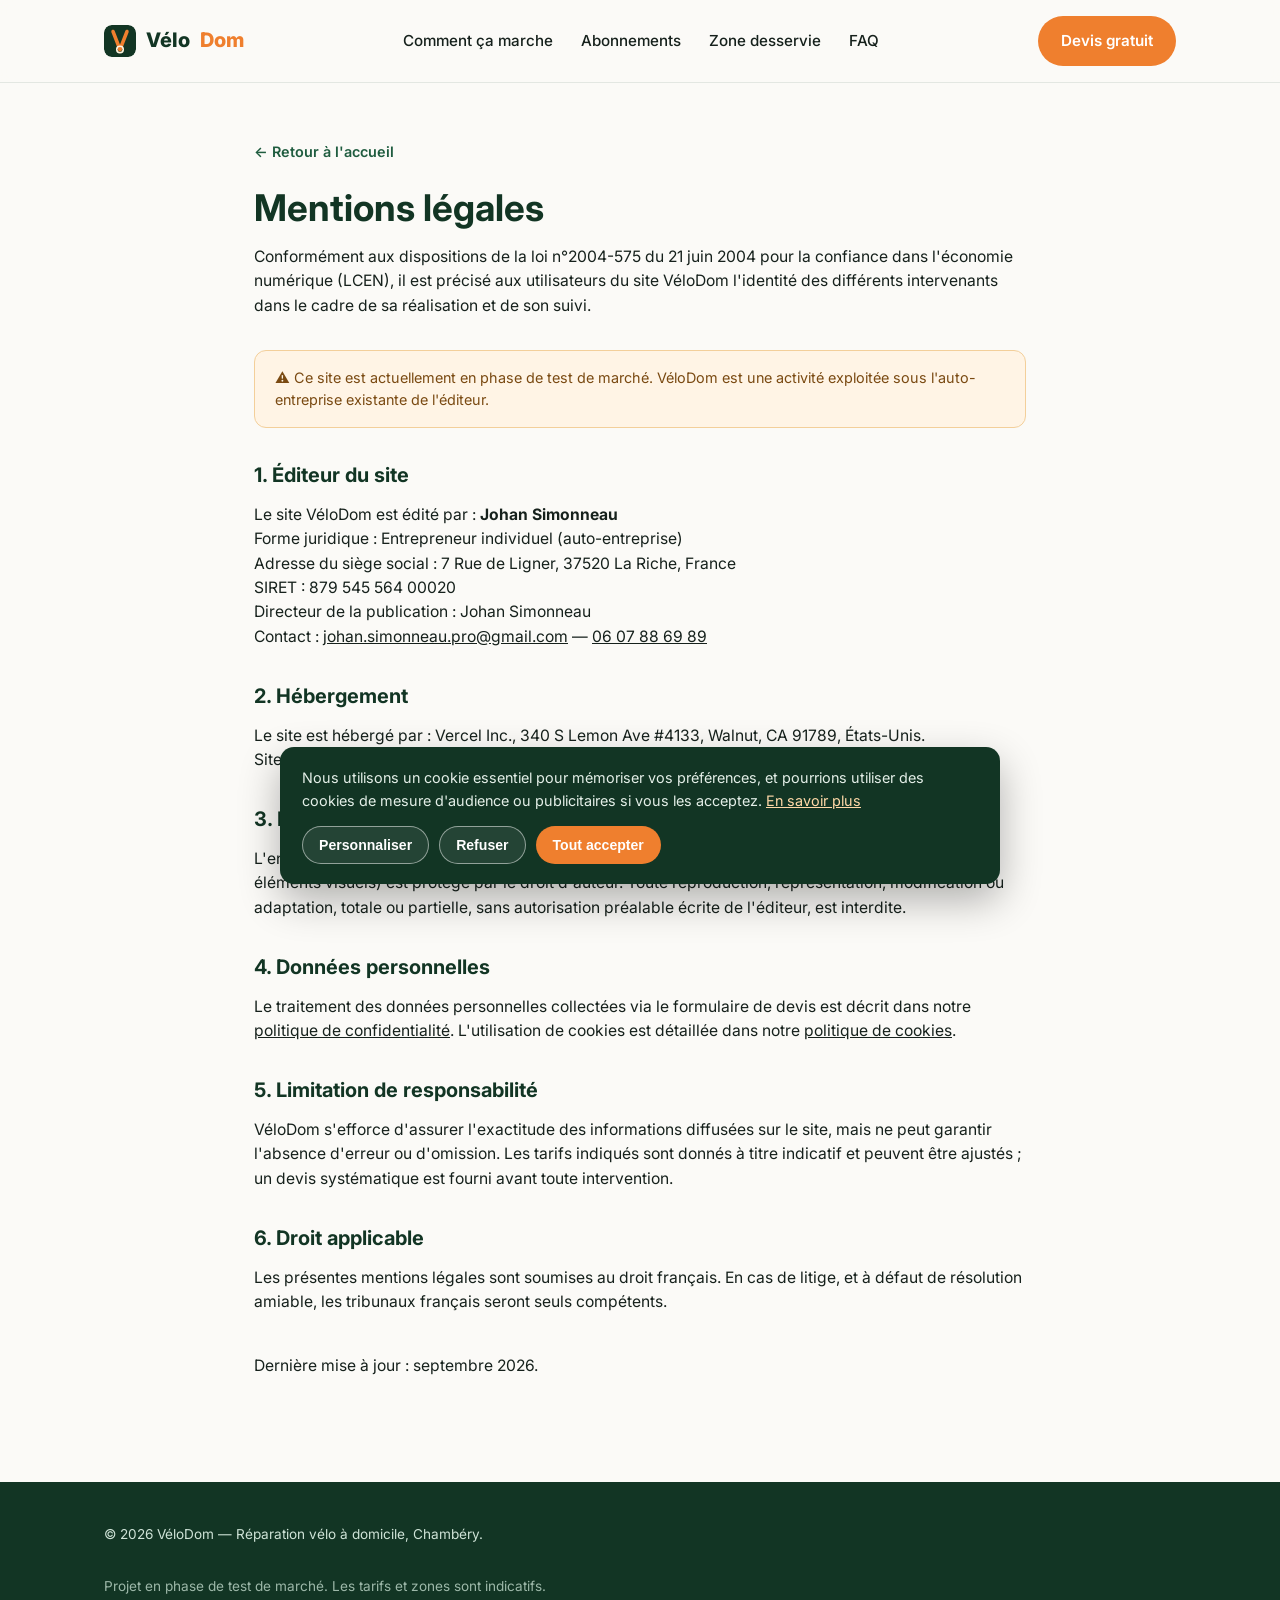
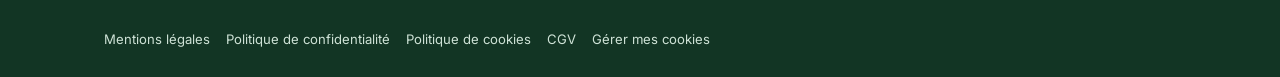
<file: mentions-legales.html>
<!DOCTYPE html>
<html lang="fr">
<head>
<meta charset="UTF-8">
<meta name="viewport" content="width=device-width, initial-scale=1.0">
<title>Mentions légales — VéloDom</title>
<meta name="description" content="Mentions légales du site VéloDom, service de réparation vélo à domicile à Chambéry.">
<meta name="robots" content="noindex, follow">
<link rel="canonical" href="https://velodom-chambery.fr/mentions-legales.html">
<link rel="icon" href="/assets/icon.svg" type="image/svg+xml">
<link rel="icon" href="/favicon.ico" sizes="any">
<link rel="apple-touch-icon" href="/apple-touch-icon.png">
<link rel="manifest" href="/site.webmanifest">
<meta name="theme-color" content="#123524">
<link rel="preconnect" href="https://fonts.googleapis.com">
<link rel="preconnect" href="https://fonts.gstatic.com" crossorigin>
<link href="https://fonts.googleapis.com/css2?family=Inter:wght@400;500;600;700;800&display=swap" rel="stylesheet">
<link rel="stylesheet" href="css/style.css">
</head>
<body>

<header class="site-header">
  <div class="container header-inner">
    <a href="/" class="logo"><img src="/assets/icon.svg" class="logo-mark" width="32" height="32" alt="">Vélo<span>Dom</span></a>
    <nav class="nav" id="nav">
      <a href="/#comment-ca-marche">Comment ça marche</a>
      <a href="/#abonnements">Abonnements</a>
      <a href="/#zone">Zone desservie</a>
      <a href="/#faq">FAQ</a>
    </nav>
    <a href="/#devis" class="btn btn-primary btn-header">Devis gratuit</a>
    <button class="nav-toggle" id="navToggle" aria-label="Ouvrir le menu" aria-expanded="false">
      <span></span><span></span><span></span>
    </button>
  </div>
</header>

<main class="legal-main">
  <div class="container">
    <a href="/" class="back-home">&larr; Retour à l'accueil</a>
    <h1>Mentions légales</h1>
    <p class="legal-intro">Conformément aux dispositions de la loi n°2004-575 du 21 juin 2004 pour la confiance dans l'économie numérique (LCEN), il est précisé aux utilisateurs du site VéloDom l'identité des différents intervenants dans le cadre de sa réalisation et de son suivi.</p>

    <div class="legal-notice">
      ⚠️ Ce site est actuellement en phase de test de marché. VéloDom est une activité exploitée sous l'auto-entreprise existante de l'éditeur.
    </div>

    <h2>1. Éditeur du site</h2>
    <p>
      Le site VéloDom est édité par : <strong>Johan Simonneau</strong><br>
      Forme juridique : Entrepreneur individuel (auto-entreprise)<br>
      Adresse du siège social : 7 Rue de Ligner, 37520 La Riche, France<br>
      SIRET : 879 545 564 00020<br>
      Directeur de la publication : Johan Simonneau<br>
      Contact : <a href="mailto:johan.simonneau.pro@gmail.com">johan.simonneau.pro@gmail.com</a> — <a href="tel:+33607886989">06 07 88 69 89</a>
    </p>

    <h2>2. Hébergement</h2>
    <p>
      Le site est hébergé par : Vercel Inc., 340 S Lemon Ave #4133, Walnut, CA 91789, États-Unis.<br>
      Site web de l'hébergeur : <a href="https://vercel.com">vercel.com</a>
    </p>

    <h2>3. Propriété intellectuelle</h2>
    <p>L'ensemble des éléments présents sur le site VéloDom (textes, logo, mise en page, charte graphique, éléments visuels) est protégé par le droit d'auteur. Toute reproduction, représentation, modification ou adaptation, totale ou partielle, sans autorisation préalable écrite de l'éditeur, est interdite.</p>

    <h2>4. Données personnelles</h2>
    <p>Le traitement des données personnelles collectées via le formulaire de devis est décrit dans notre <a href="/politique-de-confidentialite.html">politique de confidentialité</a>. L'utilisation de cookies est détaillée dans notre <a href="/politique-de-cookies.html">politique de cookies</a>.</p>

    <h2>5. Limitation de responsabilité</h2>
    <p>VéloDom s'efforce d'assurer l'exactitude des informations diffusées sur le site, mais ne peut garantir l'absence d'erreur ou d'omission. Les tarifs indiqués sont donnés à titre indicatif et peuvent être ajustés ; un devis systématique est fourni avant toute intervention.</p>

    <h2>6. Droit applicable</h2>
    <p>Les présentes mentions légales sont soumises au droit français. En cas de litige, et à défaut de résolution amiable, les tribunaux français seront seuls compétents.</p>

    <p class="legal-updated">Dernière mise à jour : septembre 2026.</p>
  </div>
</main>

<footer class="site-footer">
  <div class="container footer-inner">
    <p>&copy; <span id="year"></span> VéloDom — Réparation vélo à domicile, Chambéry.</p>
    <p class="footer-note">Projet en phase de test de marché. Les tarifs et zones sont indicatifs.</p>
    <ul class="footer-legal">
      <li><a href="/mentions-legales.html">Mentions légales</a></li>
      <li><a href="/politique-de-confidentialite.html">Politique de confidentialité</a></li>
      <li><a href="/politique-de-cookies.html">Politique de cookies</a></li>
      <li><a href="/cgv.html">CGV</a></li>
      <li><button type="button" id="openCookiePrefs">Gérer mes cookies</button></li>
    </ul>
  </div>
</footer>

<script src="js/cookie-consent.js"></script>
<script src="js/main.js"></script>
</body>
</html>
</file>
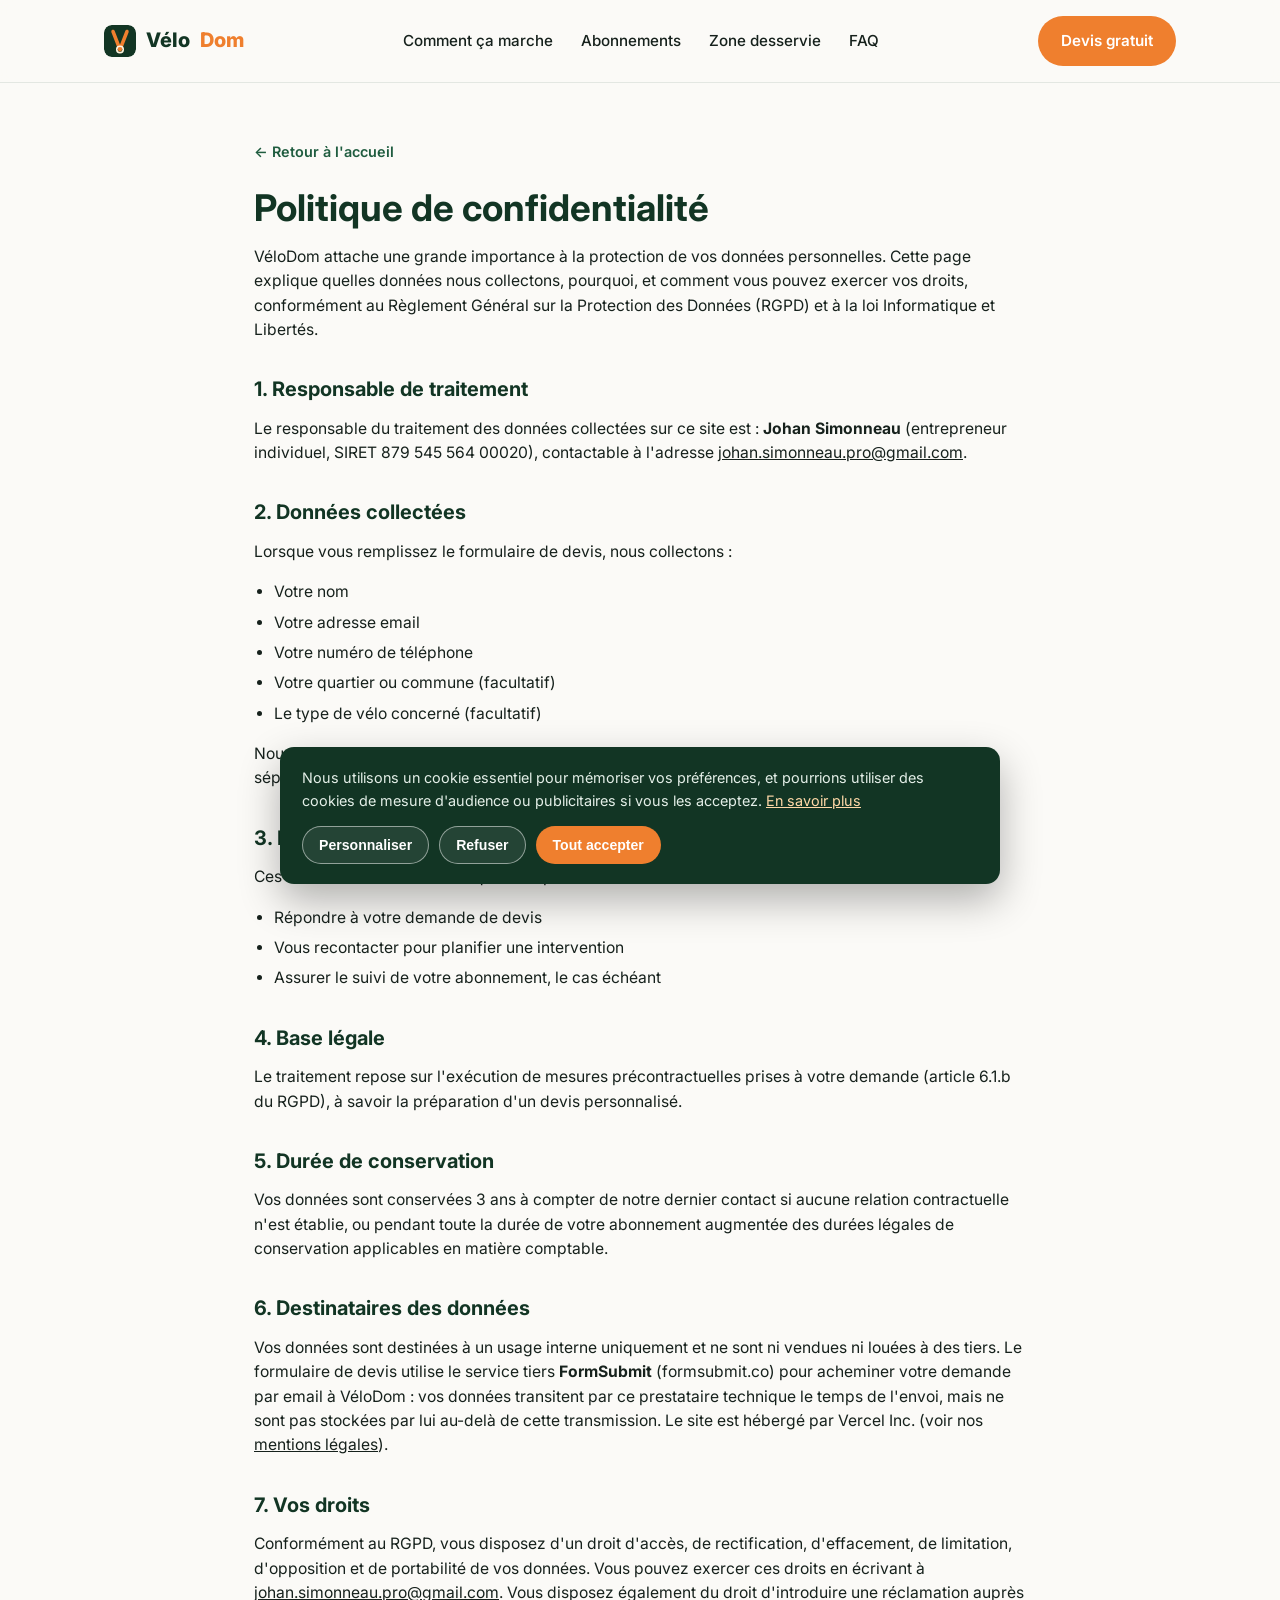
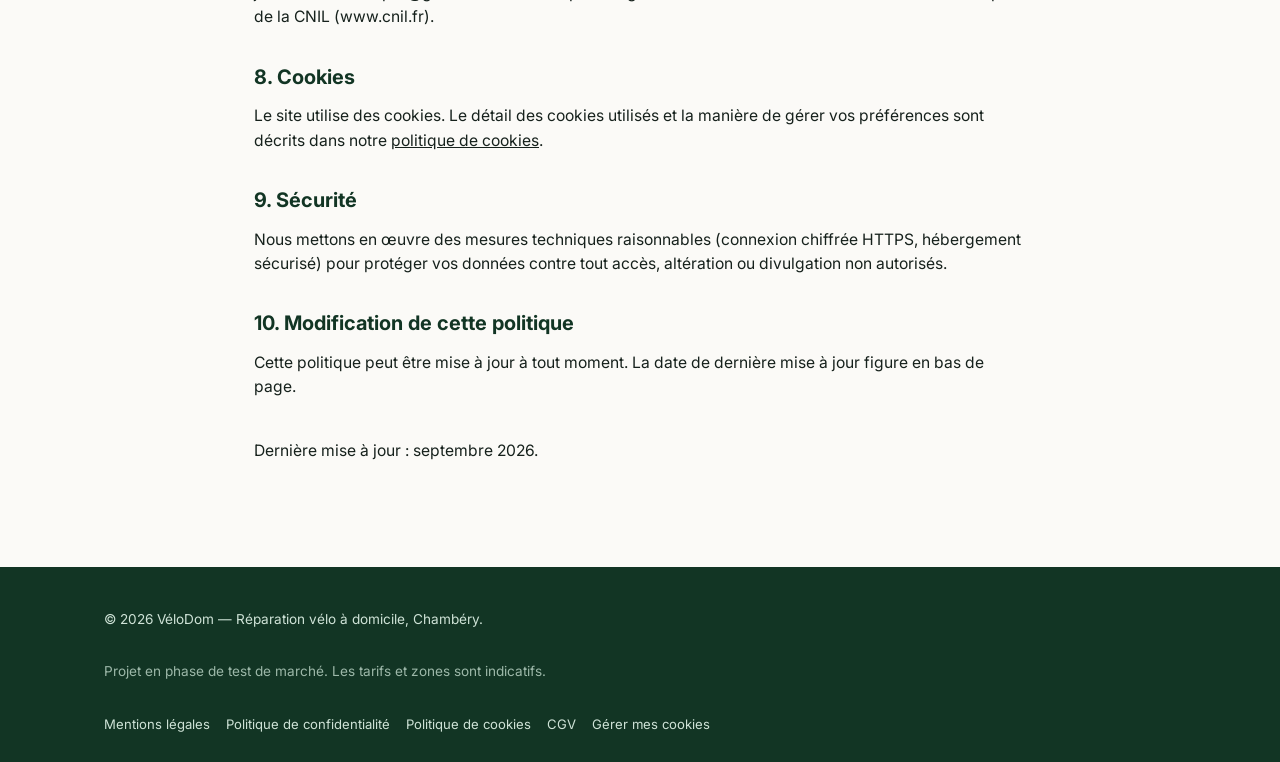
<file: politique-de-confidentialite.html>
<!DOCTYPE html>
<html lang="fr">
<head>
<meta charset="UTF-8">
<meta name="viewport" content="width=device-width, initial-scale=1.0">
<title>Politique de confidentialité — VéloDom</title>
<meta name="description" content="Comment VéloDom collecte, utilise et protège vos données personnelles.">
<meta name="robots" content="noindex, follow">
<link rel="canonical" href="https://velodom-chambery.fr/politique-de-confidentialite.html">
<link rel="icon" href="/assets/icon.svg" type="image/svg+xml">
<link rel="icon" href="/favicon.ico" sizes="any">
<link rel="apple-touch-icon" href="/apple-touch-icon.png">
<link rel="manifest" href="/site.webmanifest">
<meta name="theme-color" content="#123524">
<link rel="preconnect" href="https://fonts.googleapis.com">
<link rel="preconnect" href="https://fonts.gstatic.com" crossorigin>
<link href="https://fonts.googleapis.com/css2?family=Inter:wght@400;500;600;700;800&display=swap" rel="stylesheet">
<link rel="stylesheet" href="css/style.css">
</head>
<body>

<header class="site-header">
  <div class="container header-inner">
    <a href="/" class="logo"><img src="/assets/icon.svg" class="logo-mark" width="32" height="32" alt="">Vélo<span>Dom</span></a>
    <nav class="nav" id="nav">
      <a href="/#comment-ca-marche">Comment ça marche</a>
      <a href="/#abonnements">Abonnements</a>
      <a href="/#zone">Zone desservie</a>
      <a href="/#faq">FAQ</a>
    </nav>
    <a href="/#devis" class="btn btn-primary btn-header">Devis gratuit</a>
    <button class="nav-toggle" id="navToggle" aria-label="Ouvrir le menu" aria-expanded="false">
      <span></span><span></span><span></span>
    </button>
  </div>
</header>

<main class="legal-main">
  <div class="container">
    <a href="/" class="back-home">&larr; Retour à l'accueil</a>
    <h1>Politique de confidentialité</h1>
    <p class="legal-intro">VéloDom attache une grande importance à la protection de vos données personnelles. Cette page explique quelles données nous collectons, pourquoi, et comment vous pouvez exercer vos droits, conformément au Règlement Général sur la Protection des Données (RGPD) et à la loi Informatique et Libertés.</p>

    <h2>1. Responsable de traitement</h2>
    <p>Le responsable du traitement des données collectées sur ce site est : <strong>Johan Simonneau</strong> (entrepreneur individuel, SIRET 879 545 564 00020), contactable à l'adresse <a href="mailto:johan.simonneau.pro@gmail.com">johan.simonneau.pro@gmail.com</a>.</p>

    <h2>2. Données collectées</h2>
    <p>Lorsque vous remplissez le formulaire de devis, nous collectons :</p>
    <ul>
      <li>Votre nom</li>
      <li>Votre adresse email</li>
      <li>Votre numéro de téléphone</li>
      <li>Votre quartier ou commune (facultatif)</li>
      <li>Le type de vélo concerné (facultatif)</li>
    </ul>
    <p>Nous ne collectons aucune donnée bancaire sur ce site : les paiements, le cas échéant, sont gérés séparément lors de la souscription à un abonnement.</p>

    <h2>3. Finalités du traitement</h2>
    <p>Ces données sont utilisées uniquement pour :</p>
    <ul>
      <li>Répondre à votre demande de devis</li>
      <li>Vous recontacter pour planifier une intervention</li>
      <li>Assurer le suivi de votre abonnement, le cas échéant</li>
    </ul>

    <h2>4. Base légale</h2>
    <p>Le traitement repose sur l'exécution de mesures précontractuelles prises à votre demande (article 6.1.b du RGPD), à savoir la préparation d'un devis personnalisé.</p>

    <h2>5. Durée de conservation</h2>
    <p>Vos données sont conservées 3 ans à compter de notre dernier contact si aucune relation contractuelle n'est établie, ou pendant toute la durée de votre abonnement augmentée des durées légales de conservation applicables en matière comptable.</p>

    <h2>6. Destinataires des données</h2>
    <p>Vos données sont destinées à un usage interne uniquement et ne sont ni vendues ni louées à des tiers. Le formulaire de devis utilise le service tiers <strong>FormSubmit</strong> (formsubmit.co) pour acheminer votre demande par email à VéloDom : vos données transitent par ce prestataire technique le temps de l'envoi, mais ne sont pas stockées par lui au-delà de cette transmission. Le site est hébergé par Vercel Inc. (voir nos <a href="/mentions-legales.html">mentions légales</a>).</p>

    <h2>7. Vos droits</h2>
    <p>Conformément au RGPD, vous disposez d'un droit d'accès, de rectification, d'effacement, de limitation, d'opposition et de portabilité de vos données. Vous pouvez exercer ces droits en écrivant à <a href="mailto:johan.simonneau.pro@gmail.com">johan.simonneau.pro@gmail.com</a>. Vous disposez également du droit d'introduire une réclamation auprès de la CNIL (www.cnil.fr).</p>

    <h2>8. Cookies</h2>
    <p>Le site utilise des cookies. Le détail des cookies utilisés et la manière de gérer vos préférences sont décrits dans notre <a href="/politique-de-cookies.html">politique de cookies</a>.</p>

    <h2>9. Sécurité</h2>
    <p>Nous mettons en œuvre des mesures techniques raisonnables (connexion chiffrée HTTPS, hébergement sécurisé) pour protéger vos données contre tout accès, altération ou divulgation non autorisés.</p>

    <h2>10. Modification de cette politique</h2>
    <p>Cette politique peut être mise à jour à tout moment. La date de dernière mise à jour figure en bas de page.</p>

    <p class="legal-updated">Dernière mise à jour : septembre 2026.</p>
  </div>
</main>

<footer class="site-footer">
  <div class="container footer-inner">
    <p>&copy; <span id="year"></span> VéloDom — Réparation vélo à domicile, Chambéry.</p>
    <p class="footer-note">Projet en phase de test de marché. Les tarifs et zones sont indicatifs.</p>
    <ul class="footer-legal">
      <li><a href="/mentions-legales.html">Mentions légales</a></li>
      <li><a href="/politique-de-confidentialite.html">Politique de confidentialité</a></li>
      <li><a href="/politique-de-cookies.html">Politique de cookies</a></li>
      <li><a href="/cgv.html">CGV</a></li>
      <li><button type="button" id="openCookiePrefs">Gérer mes cookies</button></li>
    </ul>
  </div>
</footer>

<script src="js/cookie-consent.js"></script>
<script src="js/main.js"></script>
</body>
</html>
</file>
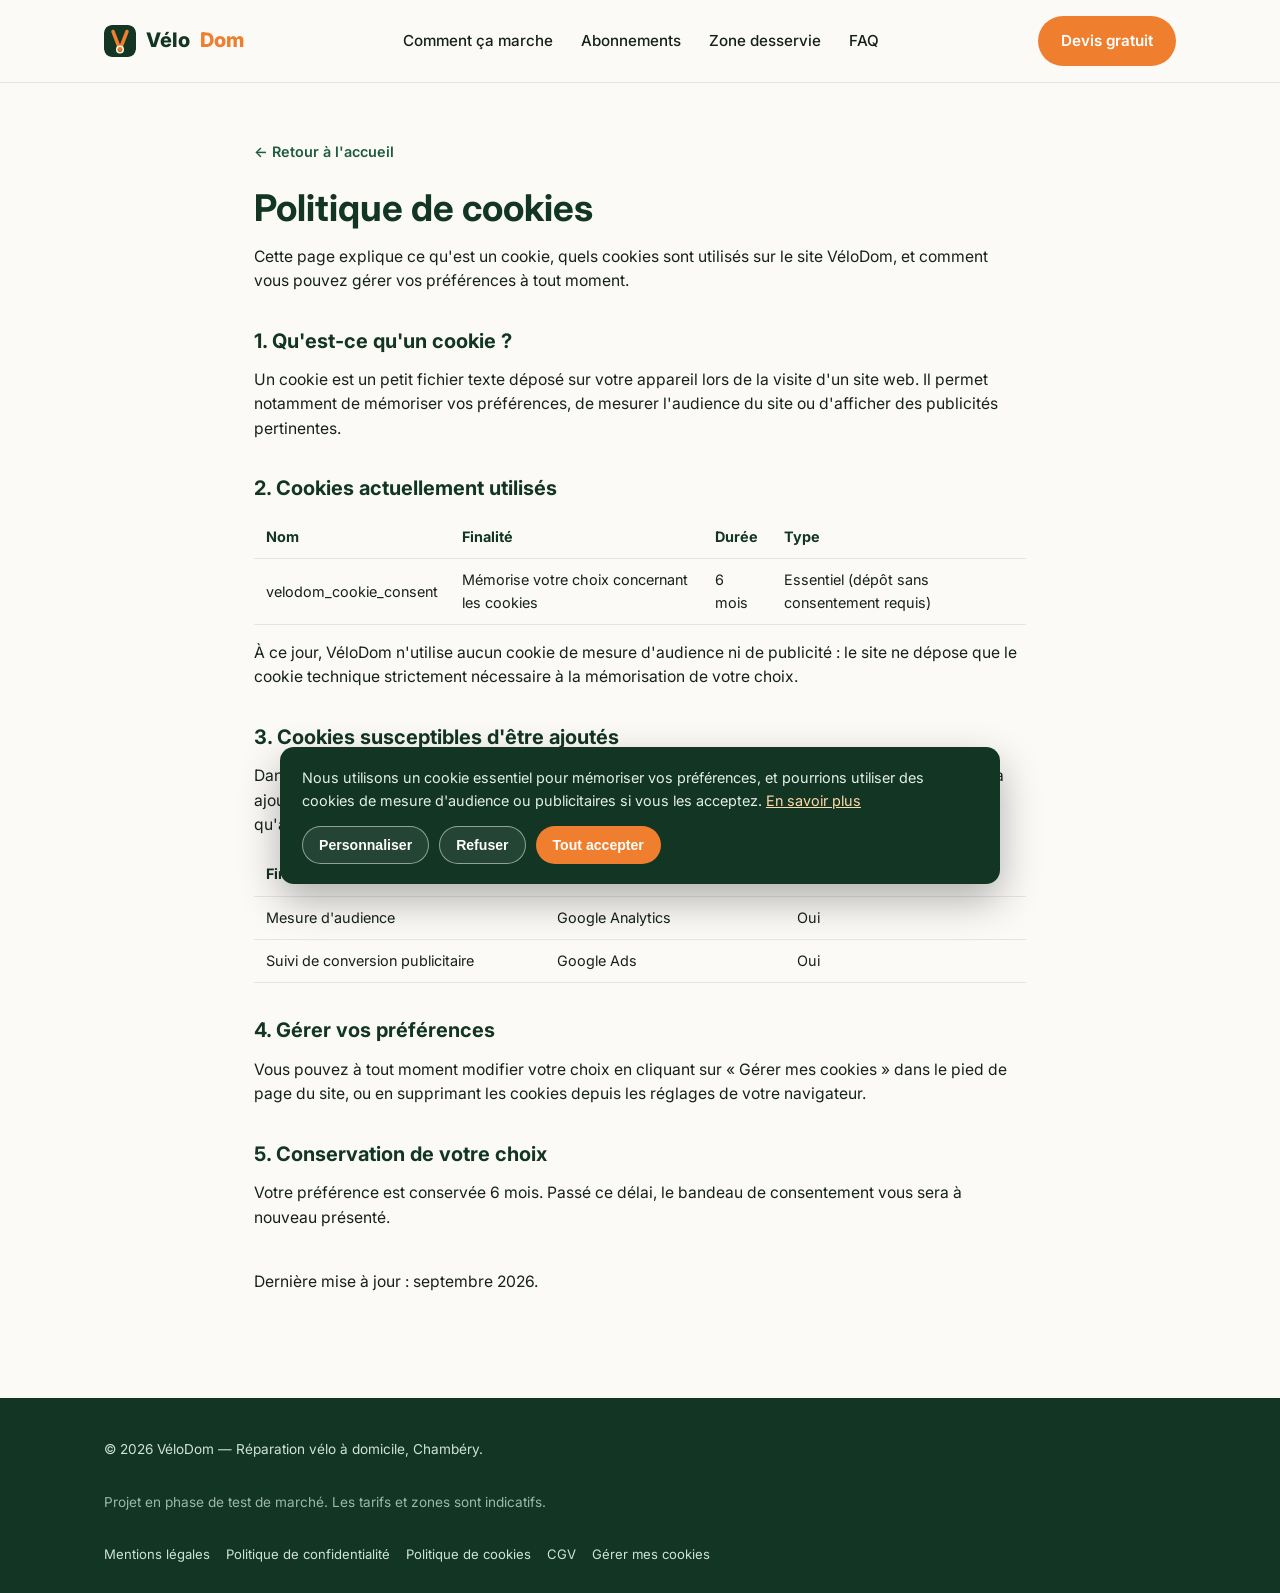
<file: politique-de-cookies.html>
<!DOCTYPE html>
<html lang="fr">
<head>
<meta charset="UTF-8">
<meta name="viewport" content="width=device-width, initial-scale=1.0">
<title>Politique de cookies — VéloDom</title>
<meta name="description" content="Quels cookies utilise le site VéloDom et comment gérer vos préférences.">
<meta name="robots" content="noindex, follow">
<link rel="canonical" href="https://velodom-chambery.fr/politique-de-cookies.html">
<link rel="icon" href="/assets/icon.svg" type="image/svg+xml">
<link rel="icon" href="/favicon.ico" sizes="any">
<link rel="apple-touch-icon" href="/apple-touch-icon.png">
<link rel="manifest" href="/site.webmanifest">
<meta name="theme-color" content="#123524">
<link rel="preconnect" href="https://fonts.googleapis.com">
<link rel="preconnect" href="https://fonts.gstatic.com" crossorigin>
<link href="https://fonts.googleapis.com/css2?family=Inter:wght@400;500;600;700;800&display=swap" rel="stylesheet">
<link rel="stylesheet" href="css/style.css">
</head>
<body>

<header class="site-header">
  <div class="container header-inner">
    <a href="/" class="logo"><img src="/assets/icon.svg" class="logo-mark" width="32" height="32" alt="">Vélo<span>Dom</span></a>
    <nav class="nav" id="nav">
      <a href="/#comment-ca-marche">Comment ça marche</a>
      <a href="/#abonnements">Abonnements</a>
      <a href="/#zone">Zone desservie</a>
      <a href="/#faq">FAQ</a>
    </nav>
    <a href="/#devis" class="btn btn-primary btn-header">Devis gratuit</a>
    <button class="nav-toggle" id="navToggle" aria-label="Ouvrir le menu" aria-expanded="false">
      <span></span><span></span><span></span>
    </button>
  </div>
</header>

<main class="legal-main">
  <div class="container">
    <a href="/" class="back-home">&larr; Retour à l'accueil</a>
    <h1>Politique de cookies</h1>
    <p class="legal-intro">Cette page explique ce qu'est un cookie, quels cookies sont utilisés sur le site VéloDom, et comment vous pouvez gérer vos préférences à tout moment.</p>

    <h2>1. Qu'est-ce qu'un cookie ?</h2>
    <p>Un cookie est un petit fichier texte déposé sur votre appareil lors de la visite d'un site web. Il permet notamment de mémoriser vos préférences, de mesurer l'audience du site ou d'afficher des publicités pertinentes.</p>

    <h2>2. Cookies actuellement utilisés</h2>
    <table>
      <thead>
        <tr><th>Nom</th><th>Finalité</th><th>Durée</th><th>Type</th></tr>
      </thead>
      <tbody>
        <tr><td>velodom_cookie_consent</td><td>Mémorise votre choix concernant les cookies</td><td>6 mois</td><td>Essentiel (dépôt sans consentement requis)</td></tr>
      </tbody>
    </table>
    <p>À ce jour, VéloDom n'utilise aucun cookie de mesure d'audience ni de publicité : le site ne dépose que le cookie technique strictement nécessaire à la mémorisation de votre choix.</p>

    <h2>3. Cookies susceptibles d'être ajoutés</h2>
    <p>Dans le cadre de nos campagnes publicitaires (Google Ads notamment), nous pourrons être amenés à ajouter des cookies de mesure d'audience et de suivi de conversion. Ces cookies ne seront déposés qu'après avoir recueilli votre consentement explicite via le bandeau cookies.</p>
    <table>
      <thead>
        <tr><th>Finalité</th><th>Exemple de fournisseur</th><th>Soumis à consentement</th></tr>
      </thead>
      <tbody>
        <tr><td>Mesure d'audience</td><td>Google Analytics</td><td>Oui</td></tr>
        <tr><td>Suivi de conversion publicitaire</td><td>Google Ads</td><td>Oui</td></tr>
      </tbody>
    </table>

    <h2>4. Gérer vos préférences</h2>
    <p>Vous pouvez à tout moment modifier votre choix en cliquant sur « Gérer mes cookies » dans le pied de page du site, ou en supprimant les cookies depuis les réglages de votre navigateur.</p>

    <h2>5. Conservation de votre choix</h2>
    <p>Votre préférence est conservée 6 mois. Passé ce délai, le bandeau de consentement vous sera à nouveau présenté.</p>

    <p class="legal-updated">Dernière mise à jour : septembre 2026.</p>
  </div>
</main>

<footer class="site-footer">
  <div class="container footer-inner">
    <p>&copy; <span id="year"></span> VéloDom — Réparation vélo à domicile, Chambéry.</p>
    <p class="footer-note">Projet en phase de test de marché. Les tarifs et zones sont indicatifs.</p>
    <ul class="footer-legal">
      <li><a href="/mentions-legales.html">Mentions légales</a></li>
      <li><a href="/politique-de-confidentialite.html">Politique de confidentialité</a></li>
      <li><a href="/politique-de-cookies.html">Politique de cookies</a></li>
      <li><a href="/cgv.html">CGV</a></li>
      <li><button type="button" id="openCookiePrefs">Gérer mes cookies</button></li>
    </ul>
  </div>
</footer>

<script src="js/cookie-consent.js"></script>
<script src="js/main.js"></script>
</body>
</html>
</file>
<file: css/style.css>
:root {
  --green-900: #123524;
  --heading: #123524;
  --green-700: #1f5c3f;
  --green-600: #2a7a52;
  --green-100: #e6f2ea;
  --orange-500: #ef7f2e;
  --orange-600: #d96a1a;
  --blue-500: #2d7dd2;
  --ink: #16211c;
  --muted: #5b6b62;
  --paper: #fbfaf7;
  --card: #ffffff;
  --border: #e3e7e2;
  --radius: 14px;
  --shadow: 0 8px 24px rgba(18, 53, 36, 0.08);
  font-size: 16px;
}

* { box-sizing: border-box; }

html { scroll-behavior: smooth; }

body {
  margin: 0;
  font-family: 'Inter', system-ui, -apple-system, sans-serif;
  color: var(--ink);
  background: var(--paper);
  line-height: 1.55;
}

.container {
  width: 100%;
  max-width: 1120px;
  margin: 0 auto;
  padding: 0 24px;
}

img { max-width: 100%; }

.visually-hidden {
  position: absolute;
  width: 1px;
  height: 1px;
  padding: 0;
  margin: -1px;
  overflow: hidden;
  clip: rect(0, 0, 0, 0);
  white-space: nowrap;
  border: 0;
}

a { color: inherit; }

h1, h2, h3 { line-height: 1.15; margin: 0 0 12px; }

/* Buttons */
.btn {
  display: inline-flex;
  align-items: center;
  justify-content: center;
  gap: 8px;
  padding: 12px 22px;
  border-radius: 999px;
  font-weight: 600;
  font-size: 0.95rem;
  text-decoration: none;
  border: 1px solid transparent;
  cursor: pointer;
  transition: transform 0.15s ease, box-shadow 0.15s ease, background 0.15s ease;
}
.btn-primary {
  background: var(--orange-500);
  color: #fff;
}
.btn-primary:hover { background: var(--orange-600); transform: translateY(-1px); }
.btn-ghost {
  background: rgba(255, 255, 255, 0.08);
  color: #fff;
  border-color: rgba(255, 255, 255, 0.5);
}
.btn-ghost:hover { border-color: #fff; background: rgba(255, 255, 255, 0.16); }
.btn-outline {
  background: transparent;
  color: var(--green-700);
  border-color: var(--green-600);
  width: 100%;
}
.btn-outline:hover { background: var(--green-100); }
.btn-lg { padding: 15px 28px; font-size: 1rem; }
.btn-block { width: 100%; }
.btn-header { display: none; }

/* Header */
.site-header {
  position: sticky;
  top: 0;
  z-index: 50;
  background: rgba(251, 250, 247, 0.9);
  backdrop-filter: blur(8px);
  border-bottom: 1px solid var(--border);
}
.header-inner {
  display: flex;
  align-items: center;
  justify-content: space-between;
  padding-top: 16px;
  padding-bottom: 16px;
}
.logo {
  display: inline-flex;
  align-items: center;
  gap: 10px;
  font-weight: 800;
  font-size: 1.25rem;
  text-decoration: none;
  color: var(--heading);
}
.logo-mark { border-radius: 8px; }
.logo span { color: var(--orange-500); }
.nav {
  display: none;
  gap: 28px;
}
.nav a {
  text-decoration: none;
  color: var(--ink);
  font-weight: 500;
  font-size: 0.95rem;
}
.nav a:hover { color: var(--green-700); }
.nav-toggle {
  display: flex;
  flex-direction: column;
  justify-content: center;
  gap: 5px;
  width: 40px;
  height: 40px;
  border: 1px solid var(--border);
  border-radius: 10px;
  background: var(--card);
  cursor: pointer;
}
.nav-toggle span {
  display: block;
  height: 2px;
  margin: 0 8px;
  background: var(--ink);
}

@media (min-width: 860px) {
  .nav { display: flex; }
  .btn-header { display: inline-flex; }
  .nav-toggle { display: none; }
}

.nav.open {
  display: flex;
  position: absolute;
  top: 100%;
  left: 0;
  right: 0;
  flex-direction: column;
  background: var(--card);
  padding: 16px 24px 24px;
  border-bottom: 1px solid var(--border);
  gap: 14px;
}

/* Hero */
.hero {
  position: relative;
  padding: 96px 0 72px;
  overflow: hidden;
  isolation: isolate;
  min-height: 640px;
  display: flex;
  align-items: center;
}
.hero-video,
.hero-bg {
  position: absolute;
  inset: 0;
  width: 100%;
  height: 100%;
  z-index: -2;
}
.hero-video { object-fit: cover; }
.hero-scene { width: 100%; height: 100%; display: block; }
.hero-overlay {
  position: absolute;
  inset: 0;
  z-index: -1;
  background:
    linear-gradient(100deg, rgba(6, 20, 14, 0.82) 0%, rgba(6, 20, 14, 0.5) 42%, rgba(6, 20, 14, 0.08) 72%),
    linear-gradient(0deg, rgba(6, 20, 14, 0.55) 0%, transparent 45%);
}
.hero-sun,
.hero-sun-glow { animation: sunPulse 6s ease-in-out infinite; transform-origin: 1160px 360px; }
.mtn-back { animation: driftSlow 22s ease-in-out infinite alternate; }
.mtn-mid { animation: driftSlow 16s ease-in-out infinite alternate; }
.mtn-front { animation: driftSlow 11s ease-in-out infinite alternate; }
.hero-road { animation: roadFlow 2.4s linear infinite; }

@media (prefers-reduced-motion: no-preference) {
  @keyframes sunPulse {
    0%, 100% { transform: scale(1); opacity: 0.85; }
    50% { transform: scale(1.08); opacity: 1; }
  }
  @keyframes driftSlow {
    from { transform: translateY(0); }
    to { transform: translateY(14px); }
  }
  @keyframes roadFlow {
    from { stroke-dashoffset: 0; }
    to { stroke-dashoffset: -56; }
  }
}

.hero-inner {
  position: relative;
  z-index: 1;
  display: grid;
  gap: 40px;
  align-items: center;
}
.eyebrow {
  text-transform: uppercase;
  letter-spacing: 0.08em;
  font-size: 0.8rem;
  font-weight: 700;
  color: #ffd9a8;
  margin: 0 0 12px;
}
.hero h1 {
  font-size: clamp(2rem, 5vw, 3rem);
  font-weight: 800;
  color: #fff;
}
.accent { color: var(--orange-500); }
.hero-sub {
  font-size: 1.05rem;
  color: rgba(255, 255, 255, 0.82);
  max-width: 52ch;
  margin: 0 0 24px;
}
.hero-cta { display: flex; flex-wrap: wrap; gap: 14px; margin-bottom: 28px; }
.hero-trust {
  list-style: none;
  padding: 0;
  margin: 0;
  display: flex;
  flex-wrap: wrap;
  gap: 18px;
  font-size: 0.9rem;
  color: rgba(255, 255, 255, 0.75);
}

.hero-visual { display: flex; justify-content: center; }
.bike-card {
  background: rgba(255, 255, 255, 0.12);
  backdrop-filter: blur(16px);
  -webkit-backdrop-filter: blur(16px);
  border: 1px solid rgba(255, 255, 255, 0.28);
  border-radius: var(--radius);
  box-shadow: 0 16px 40px rgba(0, 0, 0, 0.25);
  padding: 28px;
  width: 100%;
  max-width: 320px;
  position: relative;
}
.bike-card-row {
  display: flex;
  align-items: center;
  gap: 10px;
  font-size: 0.9rem;
  margin-bottom: 14px;
  color: #fff;
}
.dot { width: 10px; height: 10px; border-radius: 50%; flex-shrink: 0; }
.dot-green { background: var(--green-600); }
.dot-orange { background: var(--orange-500); }
.dot-blue { background: var(--blue-500); }
.bike-emoji {
  font-size: 3.5rem;
  text-align: center;
  margin-top: 12px;
}

/* Stats */
.stats { background: var(--green-900); color: #fff; padding: 32px 0; }
.stats-inner {
  display: grid;
  grid-template-columns: repeat(2, 1fr);
  gap: 24px;
  text-align: center;
}
.stat strong { display: block; font-size: 1.6rem; font-weight: 800; color: var(--orange-500); }
.stat span { font-size: 0.85rem; color: #cfe3d7; }
@media (min-width: 700px) {
  .stats-inner { grid-template-columns: repeat(4, 1fr); }
}

/* Sections */
.section { padding: 72px 0; }
.section-alt { background: var(--green-100); }
.section-title {
  font-size: clamp(1.6rem, 3.5vw, 2.1rem);
  font-weight: 800;
  color: var(--heading);
  text-align: center;
}
.section-sub {
  text-align: center;
  color: var(--muted);
  max-width: 56ch;
  margin: 0 auto 40px;
}

/* Steps */
.steps {
  display: grid;
  gap: 24px;
}
@media (min-width: 760px) {
  .steps { grid-template-columns: repeat(3, 1fr); }
}
.step {
  background: var(--card);
  border: 1px solid var(--border);
  border-radius: var(--radius);
  padding: 28px;
}
.step-number {
  width: 36px;
  height: 36px;
  border-radius: 50%;
  background: var(--orange-500);
  color: #fff;
  display: flex;
  align-items: center;
  justify-content: center;
  font-weight: 700;
  margin-bottom: 16px;
}
.step h3 { color: var(--heading); }
.step p { color: var(--muted); margin: 0; }

/* Pricing */
.pricing-grid {
  display: grid;
  gap: 24px;
}
@media (min-width: 860px) {
  .pricing-grid { grid-template-columns: repeat(3, 1fr); align-items: stretch; }
}
.price-card {
  background: var(--card);
  border: 1px solid var(--border);
  border-radius: var(--radius);
  padding: 32px 28px;
  display: flex;
  flex-direction: column;
  position: relative;
}
.price-card h3 { color: var(--heading); font-size: 1.25rem; }
.price-card-featured {
  border-color: var(--orange-500);
  box-shadow: var(--shadow);
  transform: translateY(-8px);
}
.price-badge {
  position: absolute;
  top: -14px;
  left: 28px;
  background: var(--orange-500);
  color: #fff;
  font-size: 0.75rem;
  font-weight: 700;
  padding: 5px 12px;
  border-radius: 999px;
}
.price { margin: 4px 0 6px; font-size: 1rem; color: var(--muted); }
.price span { font-size: 2.1rem; font-weight: 800; color: var(--ink); }
.price-desc { color: var(--muted); font-size: 0.9rem; margin-bottom: 20px; }
.price-features {
  list-style: none;
  padding: 0;
  margin: 0 0 28px;
  flex-grow: 1;
}
.price-features li {
  padding: 8px 0;
  border-top: 1px solid var(--border);
  font-size: 0.92rem;
  color: var(--ink);
}
.price-features li:first-child { border-top: none; }
.price-note { text-align: center; font-size: 0.8rem; color: var(--muted); margin-top: 8px; }

/* Zone */
.zone-inner {
  display: grid;
  gap: 32px;
}
@media (min-width: 800px) {
  .zone-inner { grid-template-columns: 1.2fr 1fr; align-items: center; }
}
.zone-list {
  list-style: none;
  padding: 0;
  margin: 0;
  display: grid;
  grid-template-columns: repeat(2, 1fr);
  gap: 10px;
}
.zone-list li {
  background: var(--card);
  border: 1px solid var(--border);
  border-radius: 10px;
  padding: 10px 14px;
  font-size: 0.9rem;
}
.zone-callout {
  background: var(--green-900);
  color: #fff;
  border-radius: var(--radius);
  padding: 28px;
  font-size: 0.95rem;
  font-style: italic;
}

/* FAQ */
.faq-list { max-width: 760px; margin: 0 auto; display: flex; flex-direction: column; gap: 12px; }
.faq-item {
  background: var(--card);
  border: 1px solid var(--border);
  border-radius: 12px;
  padding: 16px 20px;
}
.faq-item summary {
  cursor: pointer;
  font-weight: 600;
  color: var(--heading);
}
.faq-item p { color: var(--muted); margin: 12px 0 0; }

/* Devis form */
.devis-section { background: linear-gradient(180deg, var(--paper) 0%, var(--green-100) 100%); }
.devis-inner {
  display: grid;
  gap: 40px;
}
@media (min-width: 900px) {
  .devis-inner { grid-template-columns: 1fr 1.1fr; align-items: start; }
  .devis-text .section-title, .devis-text .section-sub { text-align: left; margin-left: 0; }
}
.devis-form {
  background: var(--card);
  border: 1px solid var(--border);
  border-radius: var(--radius);
  padding: 28px;
  box-shadow: var(--shadow);
  display: grid;
  gap: 16px;
}
.form-row { display: flex; flex-direction: column; gap: 6px; }
.form-row label { font-size: 0.85rem; font-weight: 600; color: var(--heading); }
.form-row input, .form-row select {
  padding: 11px 14px;
  border-radius: 10px;
  border: 1px solid var(--border);
  font: inherit;
  background: var(--paper);
}
.form-row input:focus, .form-row select:focus {
  outline: 2px solid var(--green-600);
  outline-offset: 1px;
}
.form-status { margin: 0; font-size: 0.9rem; min-height: 1.2em; color: var(--green-700); font-weight: 600; }

/* Footer */
.site-footer { background: var(--green-900); color: #cfe3d7; padding: 28px 0; }
.footer-inner { display: flex; flex-direction: column; gap: 4px; font-size: 0.85rem; }
.footer-note { color: #9db8a9; }
.footer-legal {
  list-style: none;
  display: flex;
  flex-wrap: wrap;
  gap: 4px 16px;
  padding: 0;
  margin: 14px 0 0;
  font-size: 0.82rem;
}
.footer-legal a { color: #cfe3d7; text-decoration: none; }
.footer-legal a:hover { color: #fff; text-decoration: underline; }
.footer-legal button {
  background: none;
  border: none;
  color: #cfe3d7;
  font: inherit;
  font-size: 0.82rem;
  padding: 0;
  cursor: pointer;
}
.footer-legal button:hover { color: #fff; text-decoration: underline; }

/* Legal pages */
.legal-main { padding: 56px 0 88px; }
.legal-main .container { max-width: 820px; }
.legal-intro { color: var(--muted); margin-bottom: 32px; }
.legal-notice {
  background: #fff4e5;
  border: 1px solid #f3cf9a;
  color: #7a4a12;
  border-radius: 12px;
  padding: 16px 20px;
  font-size: 0.9rem;
  margin-bottom: 32px;
}
.legal-main h1 { color: var(--heading); font-size: clamp(1.7rem, 4vw, 2.3rem); margin-bottom: 12px; }
.legal-main h2 { color: var(--heading); font-size: 1.25rem; margin: 36px 0 12px; }
.legal-main p, .legal-main li { color: var(--ink); font-size: 0.98rem; }
.legal-main ul { padding-left: 20px; }
.legal-main li { margin-bottom: 6px; }
.legal-main table { width: 100%; border-collapse: collapse; margin: 16px 0; font-size: 0.9rem; }
.legal-main th, .legal-main td { text-align: left; padding: 10px 12px; border-bottom: 1px solid var(--border); }
.legal-main th { color: var(--heading); }
.legal-updated { color: var(--muted); font-size: 0.85rem; margin-top: 40px; }
.back-home { display: inline-block; margin-bottom: 24px; color: var(--green-700); text-decoration: none; font-weight: 600; font-size: 0.9rem; }
.back-home:hover { text-decoration: underline; }

/* Cookie consent banner */
.cookie-banner {
  position: fixed;
  left: 16px;
  right: 16px;
  bottom: 16px;
  z-index: 100;
  background: var(--green-900);
  color: #fff;
  border-radius: var(--radius);
  box-shadow: 0 16px 40px rgba(0, 0, 0, 0.3);
  padding: 20px 22px;
  max-width: 720px;
  margin: 0 auto;
  transform: translateY(24px);
  opacity: 0;
  transition: transform 0.25s ease, opacity 0.25s ease;
}
.cookie-banner-visible { transform: translateY(0); opacity: 1; }
.cookie-banner-inner { display: flex; flex-direction: column; gap: 14px; }
.cookie-banner-text { margin: 0; font-size: 0.9rem; color: #e4efe8; }
.cookie-banner-text a { color: #ffd9a8; }
.cookie-banner-actions { display: flex; flex-wrap: wrap; gap: 10px; }
.cookie-banner-actions .btn { padding: 10px 16px; font-size: 0.88rem; }
.cookie-panel {
  display: flex;
  flex-direction: column;
  gap: 10px;
  padding-top: 14px;
  border-top: 1px solid rgba(255, 255, 255, 0.15);
}
.cookie-panel[hidden] { display: none; }
.cookie-option { display: flex; align-items: center; gap: 10px; font-size: 0.88rem; color: #e4efe8; }
.cookie-option input { width: 16px; height: 16px; }

/* Dark mode (system preference) */
@media (prefers-color-scheme: dark) {
  :root {
    --paper: #101813;
    --ink: #eef3ef;
    --muted: #a7b6ac;
    --card: #17211b;
    --border: #26332b;
    --green-100: #16261d;
    --heading: #eaf6ef;
    --green-700: #6fcf97;
    --green-600: #4fbf80;
  }
  .site-header { background: rgba(16, 24, 19, 0.9); }
  .legal-notice { background: #2a2210; border-color: #5a4718; color: #f3d38a; }
}
</file>
